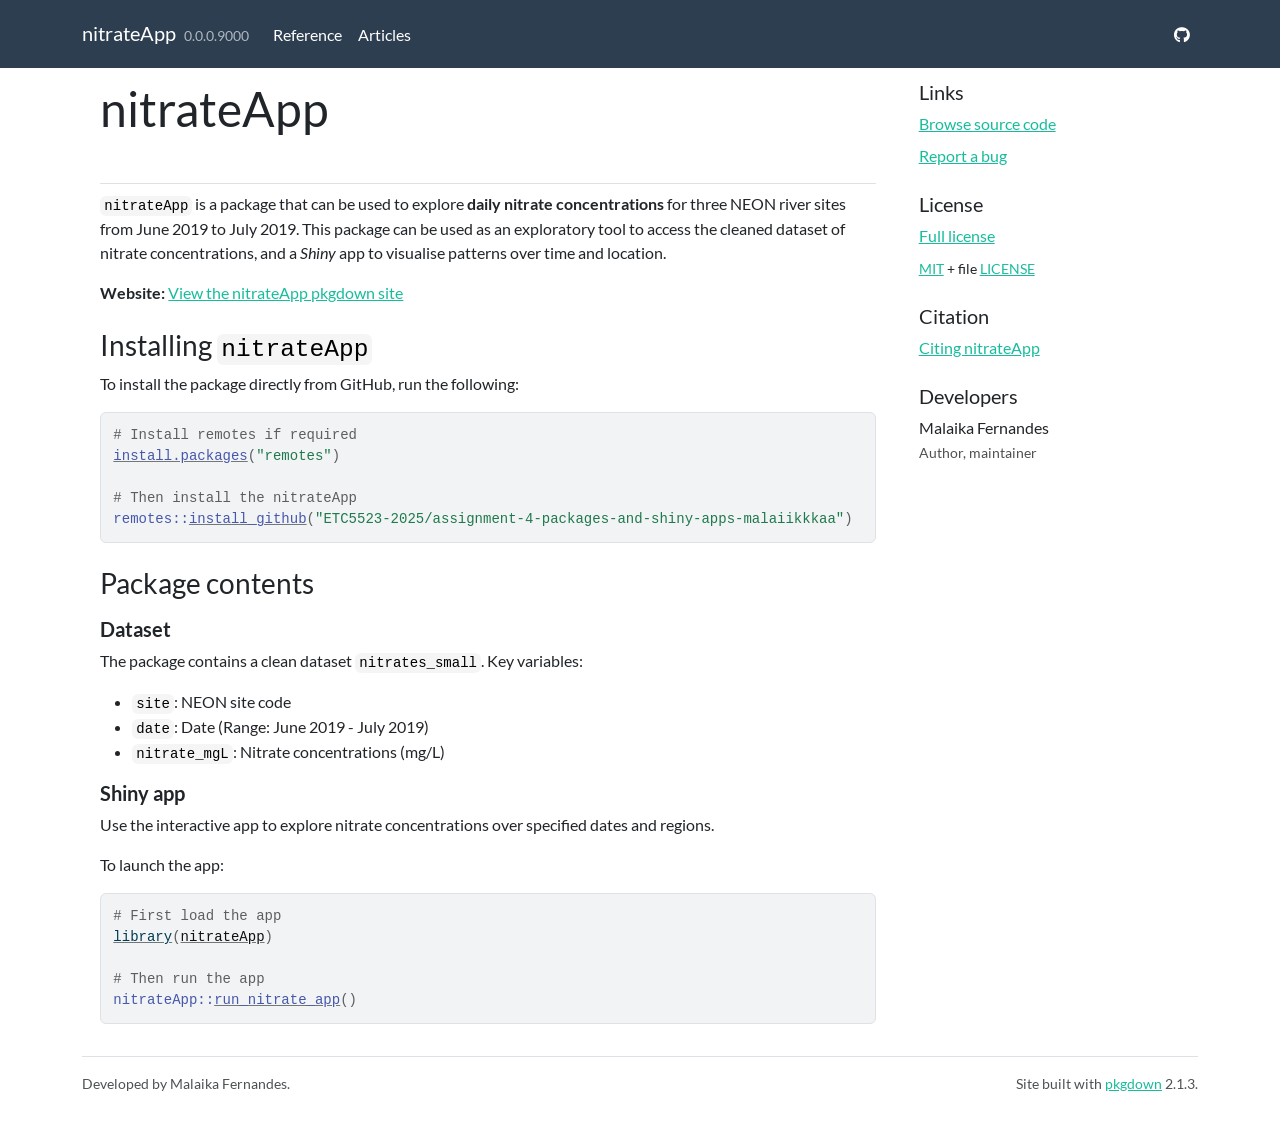
<file: docs/index.html>
<!DOCTYPE html>
<!-- Generated by pkgdown: do not edit by hand --><html lang="en">
<head>
<meta http-equiv="Content-Type" content="text/html; charset=UTF-8">
<meta charset="utf-8">
<meta http-equiv="X-UA-Compatible" content="IE=edge">
<meta name="viewport" content="width=device-width, initial-scale=1, shrink-to-fit=no">
<title>Explore Nitrate Concentrations for three NEON sites (June 2019 - July 2019) • nitrateApp</title>
<script src="deps/jquery-3.6.0/jquery-3.6.0.min.js"></script><meta name="viewport" content="width=device-width, initial-scale=1, shrink-to-fit=no">
<link href="deps/bootstrap-5.3.1/bootstrap.min.css" rel="stylesheet">
<script src="deps/bootstrap-5.3.1/bootstrap.bundle.min.js"></script><link href="deps/font-awesome-6.5.2/css/all.min.css" rel="stylesheet">
<link href="deps/font-awesome-6.5.2/css/v4-shims.min.css" rel="stylesheet">
<script src="deps/headroom-0.11.0/headroom.min.js"></script><script src="deps/headroom-0.11.0/jQuery.headroom.min.js"></script><script src="deps/bootstrap-toc-1.0.1/bootstrap-toc.min.js"></script><script src="deps/clipboard.js-2.0.11/clipboard.min.js"></script><script src="deps/search-1.0.0/autocomplete.jquery.min.js"></script><script src="deps/search-1.0.0/fuse.min.js"></script><script src="deps/search-1.0.0/mark.min.js"></script><!-- pkgdown --><script src="pkgdown.js"></script><meta property="og:title" content="Explore Nitrate Concentrations for three NEON sites (June 2019 - July 2019)">
<meta name="description" content="This pac Shiny app to explore daily nitrate concentrations for three NEON river sites between June and July 2019. Includes access to a cleaned example dataset and simple visualisations for temporal and site-based patterns.">
<meta property="og:description" content="This pac Shiny app to explore daily nitrate concentrations for three NEON river sites between June and July 2019. Includes access to a cleaned example dataset and simple visualisations for temporal and site-based patterns.">
</head>
<body>
    <a href="#main" class="visually-hidden-focusable">Skip to contents</a>


    <nav class="navbar navbar-expand-lg fixed-top bg-primary" data-bs-theme="dark" aria-label="Site navigation"><div class="container">

    <a class="navbar-brand me-2" href="index.html">nitrateApp</a>

    <small class="nav-text text-muted me-auto" data-bs-toggle="tooltip" data-bs-placement="bottom" title="">0.0.0.9000</small>


    <button class="navbar-toggler" type="button" data-bs-toggle="collapse" data-bs-target="#navbar" aria-controls="navbar" aria-expanded="false" aria-label="Toggle navigation">
      <span class="navbar-toggler-icon"></span>
    </button>

    <div id="navbar" class="collapse navbar-collapse ms-3">
      <ul class="navbar-nav me-auto">
<li class="nav-item"><a class="nav-link" href="reference/index.html">Reference</a></li>
<li class="nav-item"><a class="nav-link" href="articles/index.html">Articles</a></li>
      </ul>
<ul class="navbar-nav">
<li class="nav-item"><a class="nav-link" href="https://etc5523-2025.github.io/assignment-4-packages-and-shiny-apps-malaiikkkaa/"><span class="fa fab fa-github"></span></a></li>
      </ul>
</div>


  </div>
</nav><div class="container template-home">
<div class="row">
  <main id="main" class="col-md-9"><div class="section level1">
<div class="page-header"><h1 id="nitrateapp">nitrateApp<a class="anchor" aria-label="anchor" href="#nitrateapp"></a>
</h1></div>
<p><code>nitrateApp</code> is a package that can be used to explore <strong>daily nitrate concentrations</strong> for three NEON river sites from June 2019 to July 2019. This package can be used as an exploratory tool to access the cleaned dataset of nitrate concentrations, and a <em>Shiny</em> app to visualise patterns over time and location.</p>
<p><strong>Website:</strong> <a href="https://ETC5523-2025.github.io/assignment-4-packages-and-shiny-apps-malaiikkkaa/" class="external-link">View the nitrateApp pkgdown site</a></p>
<!-- badges: start -->
<!-- badges: end -->
<div class="section level2">
<h2 id="installing-nitrateapp">Installing <code>nitrateApp</code>
<a class="anchor" aria-label="anchor" href="#installing-nitrateapp"></a>
</h2>
<p>To install the package directly from GitHub, run the following:</p>
<div class="sourceCode" id="cb1"><pre class="downlit sourceCode r">
<code class="sourceCode R"><span><span class="co"># Install remotes if required</span></span>
<span><span class="fu"><a href="https://rdrr.io/r/utils/install.packages.html" class="external-link">install.packages</a></span><span class="op">(</span><span class="st">"remotes"</span><span class="op">)</span></span>
<span></span>
<span><span class="co"># Then install the nitrateApp</span></span>
<span><span class="fu">remotes</span><span class="fu">::</span><span class="fu"><a href="https://remotes.r-lib.org/reference/install_github.html" class="external-link">install_github</a></span><span class="op">(</span><span class="st">"ETC5523-2025/assignment-4-packages-and-shiny-apps-malaiikkkaa"</span><span class="op">)</span></span></code></pre></div>
</div>
<div class="section level2">
<h2 id="package-contents">Package contents<a class="anchor" aria-label="anchor" href="#package-contents"></a>
</h2>
<div class="section level3">
<h3 id="dataset">Dataset<a class="anchor" aria-label="anchor" href="#dataset"></a>
</h3>
<p>The package contains a clean dataset <code>nitrates_small</code>. Key variables:</p>
<ul>
<li>
<code>site</code>: NEON site code</li>
<li>
<code>date</code>: Date (Range: June 2019 - July 2019)</li>
<li>
<code>nitrate_mgL</code>: Nitrate concentrations (mg/L)</li>
</ul>
</div>
<div class="section level3">
<h3 id="shiny-app">Shiny app<a class="anchor" aria-label="anchor" href="#shiny-app"></a>
</h3>
<p>Use the interactive app to explore nitrate concentrations over specified dates and regions.</p>
<p>To launch the app:</p>
<div class="sourceCode" id="cb2"><pre class="downlit sourceCode r">
<code class="sourceCode R"><span><span class="co"># First load the app</span></span>
<span><span class="kw"><a href="https://rdrr.io/r/base/library.html" class="external-link">library</a></span><span class="op">(</span><span class="va"><a href="https://github.com/ETC5523-2025/assignment-4-packages-and-shiny-apps-malaiikkkaa" class="external-link">nitrateApp</a></span><span class="op">)</span></span>
<span></span>
<span><span class="co"># Then run the app</span></span>
<span><span class="fu">nitrateApp</span><span class="fu">::</span><span class="fu"><a href="reference/run_nitrate_app.html">run_nitrate_app</a></span><span class="op">(</span><span class="op">)</span></span></code></pre></div>
</div>
</div>
</div>
  </main><aside class="col-md-3"><div class="links">
<h2 data-toc-skip>Links</h2>
<ul class="list-unstyled">
<li><a href="https://github.com/ETC5523-2025/assignment-4-packages-and-shiny-apps-malaiikkkaa/" class="external-link">Browse source code</a></li>
<li><a href="https://github.com/ETC5523-2025/assignment-4-packages-and-shiny-apps-malaiikkkaa/issues" class="external-link">Report a bug</a></li>
</ul>
</div>

<div class="license">
<h2 data-toc-skip>License</h2>
<ul class="list-unstyled">
<li><a href="LICENSE.html">Full license</a></li>
<li><small><a href="https://opensource.org/licenses/mit-license.php" class="external-link">MIT</a> + file <a href="LICENSE-text.html">LICENSE</a></small></li>
</ul>
</div>


<div class="citation">
<h2 data-toc-skip>Citation</h2>
<ul class="list-unstyled">
<li><a href="authors.html#citation">Citing nitrateApp</a></li>
</ul>
</div>

<div class="developers">
<h2 data-toc-skip>Developers</h2>
<ul class="list-unstyled">
<li>Malaika Fernandes <br><small class="roles"> Author, maintainer </small>   </li>
</ul>
</div>



  </aside>
</div>


    <footer><div class="pkgdown-footer-left">
  <p>Developed by Malaika Fernandes.</p>
</div>

<div class="pkgdown-footer-right">
  <p>Site built with <a href="https://pkgdown.r-lib.org/" class="external-link">pkgdown</a> 2.1.3.</p>
</div>

    </footer>
</div>





  </body>
</html>
</file>
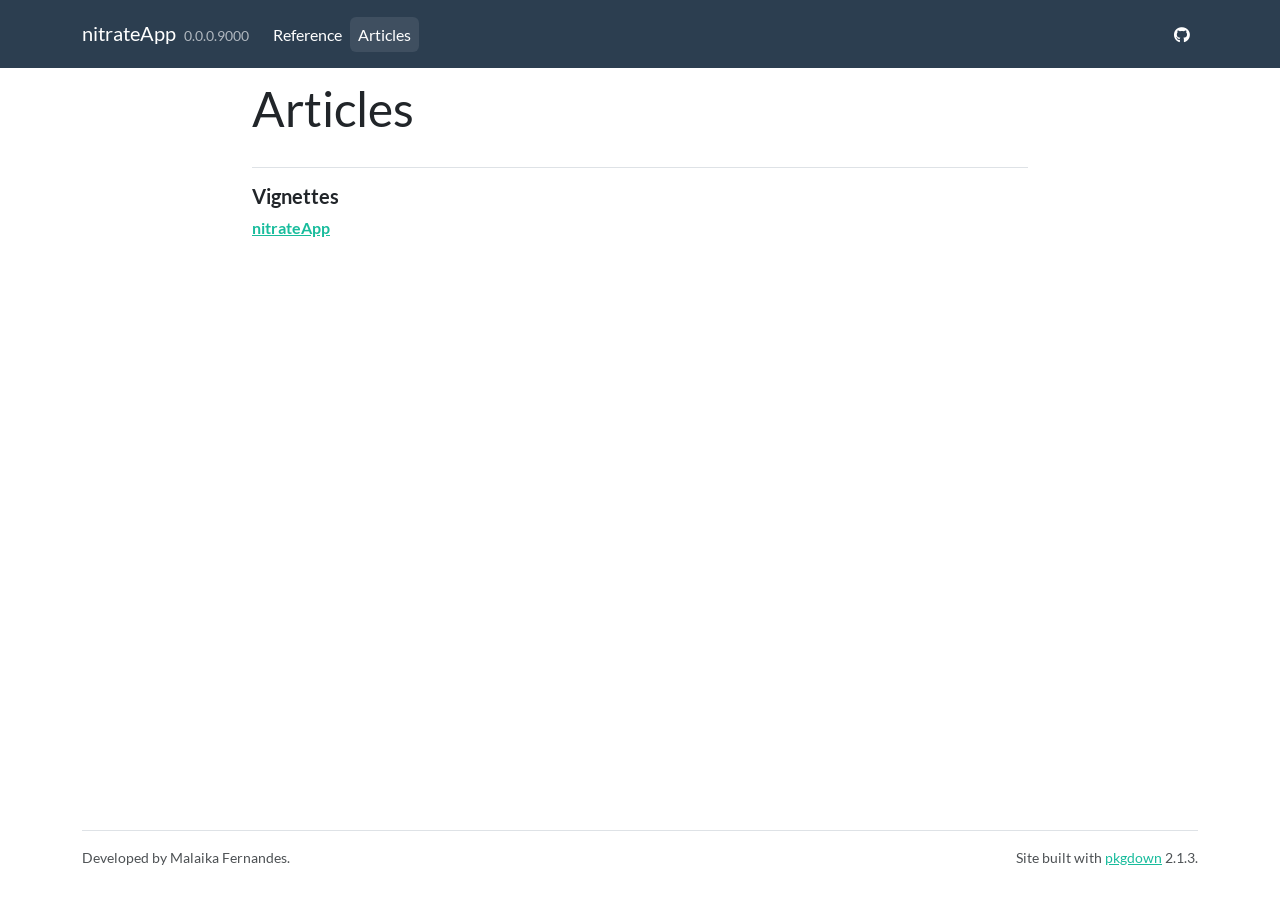
<file: docs/articles/index.html>
<!DOCTYPE html>
<!-- Generated by pkgdown: do not edit by hand --><html lang="en"><head><meta http-equiv="Content-Type" content="text/html; charset=UTF-8"><meta charset="utf-8"><meta http-equiv="X-UA-Compatible" content="IE=edge"><meta name="viewport" content="width=device-width, initial-scale=1, shrink-to-fit=no"><title>Articles • nitrateApp</title><script src="../deps/jquery-3.6.0/jquery-3.6.0.min.js"></script><meta name="viewport" content="width=device-width, initial-scale=1, shrink-to-fit=no"><link href="../deps/bootstrap-5.3.1/bootstrap.min.css" rel="stylesheet"><script src="../deps/bootstrap-5.3.1/bootstrap.bundle.min.js"></script><link href="../deps/font-awesome-6.5.2/css/all.min.css" rel="stylesheet"><link href="../deps/font-awesome-6.5.2/css/v4-shims.min.css" rel="stylesheet"><script src="../deps/headroom-0.11.0/headroom.min.js"></script><script src="../deps/headroom-0.11.0/jQuery.headroom.min.js"></script><script src="../deps/bootstrap-toc-1.0.1/bootstrap-toc.min.js"></script><script src="../deps/clipboard.js-2.0.11/clipboard.min.js"></script><script src="../deps/search-1.0.0/autocomplete.jquery.min.js"></script><script src="../deps/search-1.0.0/fuse.min.js"></script><script src="../deps/search-1.0.0/mark.min.js"></script><!-- pkgdown --><script src="../pkgdown.js"></script><meta property="og:title" content="Articles"></head><body>
    <a href="#main" class="visually-hidden-focusable">Skip to contents</a>


    <nav class="navbar navbar-expand-lg fixed-top bg-primary" data-bs-theme="dark" aria-label="Site navigation"><div class="container">

    <a class="navbar-brand me-2" href="../index.html">nitrateApp</a>

    <small class="nav-text text-muted me-auto" data-bs-toggle="tooltip" data-bs-placement="bottom" title="">0.0.0.9000</small>


    <button class="navbar-toggler" type="button" data-bs-toggle="collapse" data-bs-target="#navbar" aria-controls="navbar" aria-expanded="false" aria-label="Toggle navigation">
      <span class="navbar-toggler-icon"></span>
    </button>

    <div id="navbar" class="collapse navbar-collapse ms-3">
      <ul class="navbar-nav me-auto"><li class="nav-item"><a class="nav-link" href="../reference/index.html">Reference</a></li>
<li class="active nav-item"><a class="nav-link" href="../articles/index.html">Articles</a></li>
      </ul><ul class="navbar-nav"><li class="nav-item"><a class="nav-link" href="https://etc5523-2025.github.io/assignment-4-packages-and-shiny-apps-malaiikkkaa/"><span class="fa fab fa-github"></span></a></li>
      </ul></div>


  </div>
</nav><div class="container template-article-index">
<div class="row">
  <main id="main" class="col-md-9"><div class="page-header">

      <h1>Articles</h1>
    </div>

    <div class="section ">
      <h3>Vignettes</h3>
      <div class="section-desc"></div>

      <dl><dt><a href="nitrateApp.html">nitrateApp</a></dt>
        <dd>
      </dd></dl></div>
  </main></div>


    <footer><div class="pkgdown-footer-left">
  <p>Developed by Malaika Fernandes.</p>
</div>

<div class="pkgdown-footer-right">
  <p>Site built with <a href="https://pkgdown.r-lib.org/" class="external-link">pkgdown</a> 2.1.3.</p>
</div>

    </footer></div>





  </body></html>
</file>
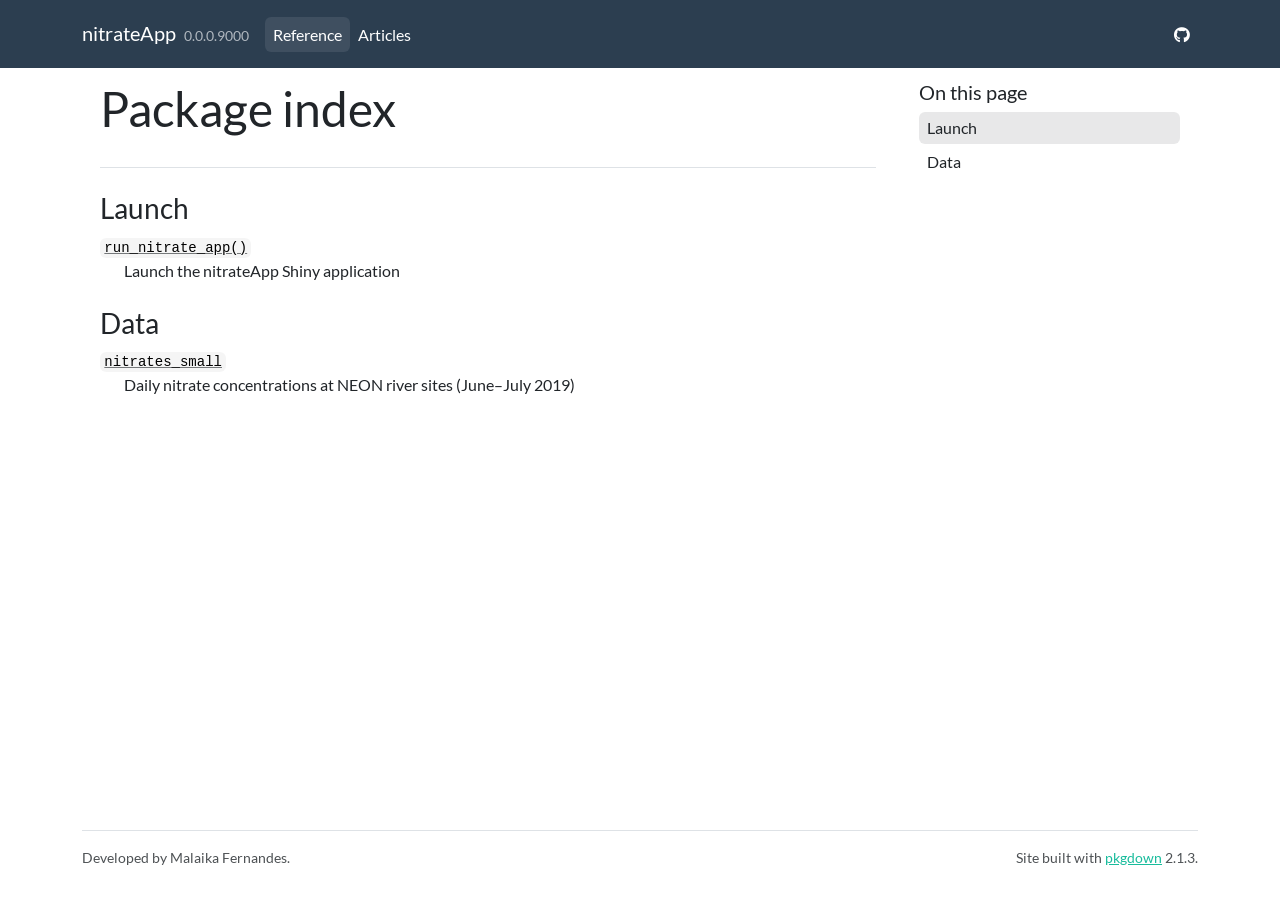
<file: docs/reference/index.html>
<!DOCTYPE html>
<!-- Generated by pkgdown: do not edit by hand --><html lang="en"><head><meta http-equiv="Content-Type" content="text/html; charset=UTF-8"><meta charset="utf-8"><meta http-equiv="X-UA-Compatible" content="IE=edge"><meta name="viewport" content="width=device-width, initial-scale=1, shrink-to-fit=no"><title>Package index • nitrateApp</title><script src="../deps/jquery-3.6.0/jquery-3.6.0.min.js"></script><meta name="viewport" content="width=device-width, initial-scale=1, shrink-to-fit=no"><link href="../deps/bootstrap-5.3.1/bootstrap.min.css" rel="stylesheet"><script src="../deps/bootstrap-5.3.1/bootstrap.bundle.min.js"></script><link href="../deps/font-awesome-6.5.2/css/all.min.css" rel="stylesheet"><link href="../deps/font-awesome-6.5.2/css/v4-shims.min.css" rel="stylesheet"><script src="../deps/headroom-0.11.0/headroom.min.js"></script><script src="../deps/headroom-0.11.0/jQuery.headroom.min.js"></script><script src="../deps/bootstrap-toc-1.0.1/bootstrap-toc.min.js"></script><script src="../deps/clipboard.js-2.0.11/clipboard.min.js"></script><script src="../deps/search-1.0.0/autocomplete.jquery.min.js"></script><script src="../deps/search-1.0.0/fuse.min.js"></script><script src="../deps/search-1.0.0/mark.min.js"></script><!-- pkgdown --><script src="../pkgdown.js"></script><meta property="og:title" content="Package index"></head><body>
    <a href="#main" class="visually-hidden-focusable">Skip to contents</a>


    <nav class="navbar navbar-expand-lg fixed-top bg-primary" data-bs-theme="dark" aria-label="Site navigation"><div class="container">

    <a class="navbar-brand me-2" href="../index.html">nitrateApp</a>

    <small class="nav-text text-muted me-auto" data-bs-toggle="tooltip" data-bs-placement="bottom" title="">0.0.0.9000</small>


    <button class="navbar-toggler" type="button" data-bs-toggle="collapse" data-bs-target="#navbar" aria-controls="navbar" aria-expanded="false" aria-label="Toggle navigation">
      <span class="navbar-toggler-icon"></span>
    </button>

    <div id="navbar" class="collapse navbar-collapse ms-3">
      <ul class="navbar-nav me-auto"><li class="active nav-item"><a class="nav-link" href="../reference/index.html">Reference</a></li>
<li class="nav-item"><a class="nav-link" href="../articles/index.html">Articles</a></li>
      </ul><ul class="navbar-nav"><li class="nav-item"><a class="nav-link" href="https://etc5523-2025.github.io/assignment-4-packages-and-shiny-apps-malaiikkkaa/"><span class="fa fab fa-github"></span></a></li>
      </ul></div>


  </div>
</nav><div class="container template-reference-index">
<div class="row">
  <main id="main" class="col-md-9"><div class="page-header">

      <h1>Package index</h1>
    </div>

    <div class="section level2">
      <h2 id="launch">Launch<a class="anchor" aria-label="anchor" href="#launch"></a></h2>




    </div><div class="section level2">




      <dl><dt>

          <code><a href="run_nitrate_app.html">run_nitrate_app()</a></code>

        </dt>
        <dd>Launch the nitrateApp Shiny application</dd>
      </dl></div><div class="section level2">
      <h2 id="data">Data<a class="anchor" aria-label="anchor" href="#data"></a></h2>




    </div><div class="section level2">




      <dl><dt>

          <code><a href="nitrates_small.html">nitrates_small</a></code>

        </dt>
        <dd>Daily nitrate concentrations at NEON river sites (June–July 2019)</dd>
      </dl></div>
  </main><aside class="col-md-3"><nav id="toc" aria-label="Table of contents"><h2>On this page</h2>
    </nav></aside></div>


    <footer><div class="pkgdown-footer-left">
  <p>Developed by Malaika Fernandes.</p>
</div>

<div class="pkgdown-footer-right">
  <p>Site built with <a href="https://pkgdown.r-lib.org/" class="external-link">pkgdown</a> 2.1.3.</p>
</div>

    </footer></div>





  </body></html>
</file>
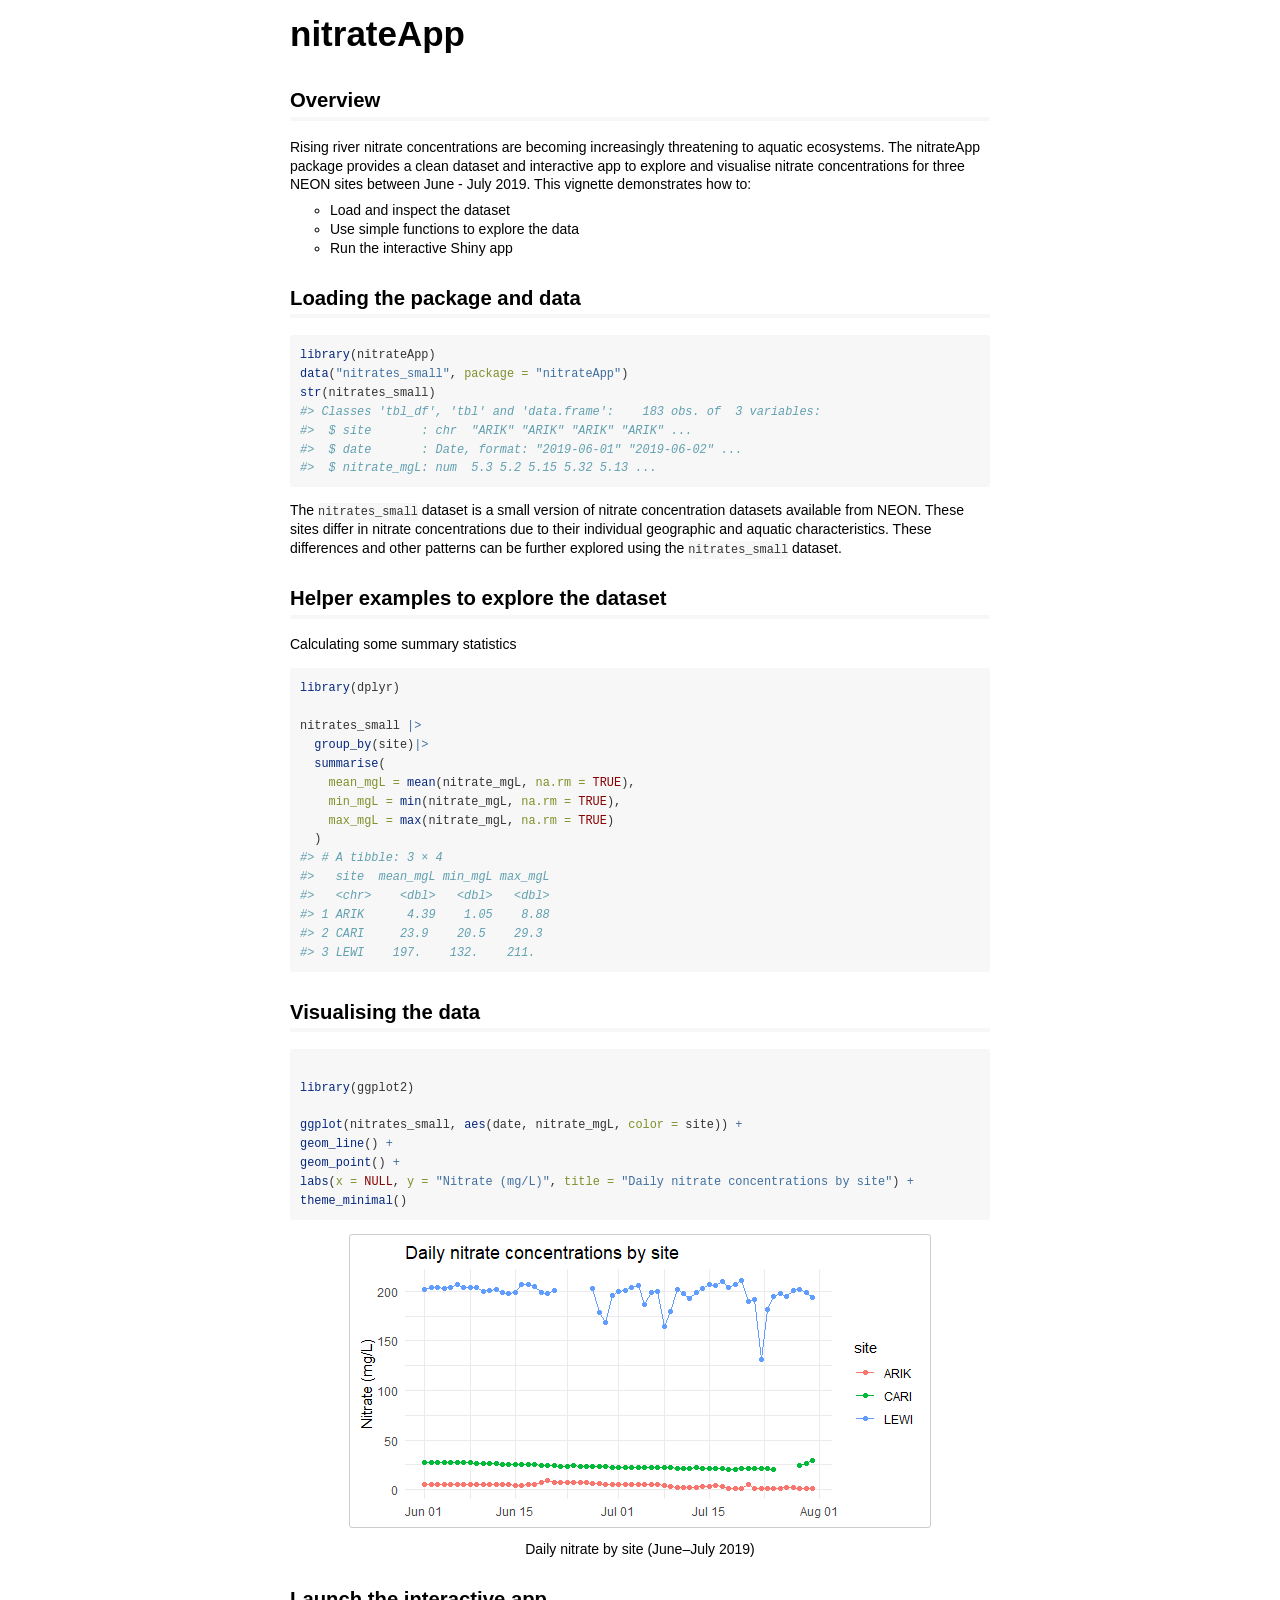
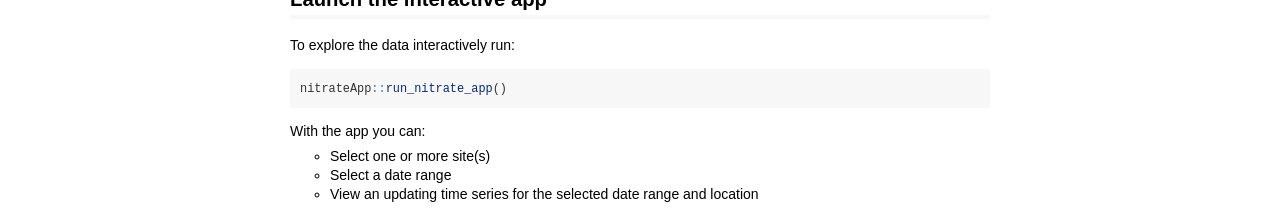
<file: doc/nitrateApp.html>
<!DOCTYPE html>

<html>

<head>

<meta charset="utf-8" />
<meta name="generator" content="pandoc" />
<meta http-equiv="X-UA-Compatible" content="IE=EDGE" />

<meta name="viewport" content="width=device-width, initial-scale=1" />



<title>nitrateApp</title>

<script>// Pandoc 2.9 adds attributes on both header and div. We remove the former (to
// be compatible with the behavior of Pandoc < 2.8).
document.addEventListener('DOMContentLoaded', function(e) {
  var hs = document.querySelectorAll("div.section[class*='level'] > :first-child");
  var i, h, a;
  for (i = 0; i < hs.length; i++) {
    h = hs[i];
    if (!/^h[1-6]$/i.test(h.tagName)) continue;  // it should be a header h1-h6
    a = h.attributes;
    while (a.length > 0) h.removeAttribute(a[0].name);
  }
});
</script>

<style type="text/css">
code{white-space: pre-wrap;}
span.smallcaps{font-variant: small-caps;}
span.underline{text-decoration: underline;}
div.column{display: inline-block; vertical-align: top; width: 50%;}
div.hanging-indent{margin-left: 1.5em; text-indent: -1.5em;}
ul.task-list{list-style: none;}
</style>



<style type="text/css">
code {
white-space: pre;
}
.sourceCode {
overflow: visible;
}
</style>
<style type="text/css" data-origin="pandoc">
pre > code.sourceCode { white-space: pre; position: relative; }
pre > code.sourceCode > span { display: inline-block; line-height: 1.25; }
pre > code.sourceCode > span:empty { height: 1.2em; }
.sourceCode { overflow: visible; }
code.sourceCode > span { color: inherit; text-decoration: inherit; }
div.sourceCode { margin: 1em 0; }
pre.sourceCode { margin: 0; }
@media screen {
div.sourceCode { overflow: auto; }
}
@media print {
pre > code.sourceCode { white-space: pre-wrap; }
pre > code.sourceCode > span { text-indent: -5em; padding-left: 5em; }
}
pre.numberSource code
{ counter-reset: source-line 0; }
pre.numberSource code > span
{ position: relative; left: -4em; counter-increment: source-line; }
pre.numberSource code > span > a:first-child::before
{ content: counter(source-line);
position: relative; left: -1em; text-align: right; vertical-align: baseline;
border: none; display: inline-block;
-webkit-touch-callout: none; -webkit-user-select: none;
-khtml-user-select: none; -moz-user-select: none;
-ms-user-select: none; user-select: none;
padding: 0 4px; width: 4em;
color: #aaaaaa;
}
pre.numberSource { margin-left: 3em; border-left: 1px solid #aaaaaa; padding-left: 4px; }
div.sourceCode
{ }
@media screen {
pre > code.sourceCode > span > a:first-child::before { text-decoration: underline; }
}
code span.al { color: #ff0000; font-weight: bold; } 
code span.an { color: #60a0b0; font-weight: bold; font-style: italic; } 
code span.at { color: #7d9029; } 
code span.bn { color: #40a070; } 
code span.bu { color: #008000; } 
code span.cf { color: #007020; font-weight: bold; } 
code span.ch { color: #4070a0; } 
code span.cn { color: #880000; } 
code span.co { color: #60a0b0; font-style: italic; } 
code span.cv { color: #60a0b0; font-weight: bold; font-style: italic; } 
code span.do { color: #ba2121; font-style: italic; } 
code span.dt { color: #902000; } 
code span.dv { color: #40a070; } 
code span.er { color: #ff0000; font-weight: bold; } 
code span.ex { } 
code span.fl { color: #40a070; } 
code span.fu { color: #06287e; } 
code span.im { color: #008000; font-weight: bold; } 
code span.in { color: #60a0b0; font-weight: bold; font-style: italic; } 
code span.kw { color: #007020; font-weight: bold; } 
code span.op { color: #666666; } 
code span.ot { color: #007020; } 
code span.pp { color: #bc7a00; } 
code span.sc { color: #4070a0; } 
code span.ss { color: #bb6688; } 
code span.st { color: #4070a0; } 
code span.va { color: #19177c; } 
code span.vs { color: #4070a0; } 
code span.wa { color: #60a0b0; font-weight: bold; font-style: italic; } 
</style>
<script>
// apply pandoc div.sourceCode style to pre.sourceCode instead
(function() {
  var sheets = document.styleSheets;
  for (var i = 0; i < sheets.length; i++) {
    if (sheets[i].ownerNode.dataset["origin"] !== "pandoc") continue;
    try { var rules = sheets[i].cssRules; } catch (e) { continue; }
    var j = 0;
    while (j < rules.length) {
      var rule = rules[j];
      // check if there is a div.sourceCode rule
      if (rule.type !== rule.STYLE_RULE || rule.selectorText !== "div.sourceCode") {
        j++;
        continue;
      }
      var style = rule.style.cssText;
      // check if color or background-color is set
      if (rule.style.color === '' && rule.style.backgroundColor === '') {
        j++;
        continue;
      }
      // replace div.sourceCode by a pre.sourceCode rule
      sheets[i].deleteRule(j);
      sheets[i].insertRule('pre.sourceCode{' + style + '}', j);
    }
  }
})();
</script>




<style type="text/css">body {
background-color: #fff;
margin: 1em auto;
max-width: 700px;
overflow: visible;
padding-left: 2em;
padding-right: 2em;
font-family: "Open Sans", "Helvetica Neue", Helvetica, Arial, sans-serif;
font-size: 14px;
line-height: 1.35;
}
#TOC {
clear: both;
margin: 0 0 10px 10px;
padding: 4px;
width: 400px;
border: 1px solid #CCCCCC;
border-radius: 5px;
background-color: #f6f6f6;
font-size: 13px;
line-height: 1.3;
}
#TOC .toctitle {
font-weight: bold;
font-size: 15px;
margin-left: 5px;
}
#TOC ul {
padding-left: 40px;
margin-left: -1.5em;
margin-top: 5px;
margin-bottom: 5px;
}
#TOC ul ul {
margin-left: -2em;
}
#TOC li {
line-height: 16px;
}
table {
margin: 1em auto;
border-width: 1px;
border-color: #DDDDDD;
border-style: outset;
border-collapse: collapse;
}
table th {
border-width: 2px;
padding: 5px;
border-style: inset;
}
table td {
border-width: 1px;
border-style: inset;
line-height: 18px;
padding: 5px 5px;
}
table, table th, table td {
border-left-style: none;
border-right-style: none;
}
table thead, table tr.even {
background-color: #f7f7f7;
}
p {
margin: 0.5em 0;
}
blockquote {
background-color: #f6f6f6;
padding: 0.25em 0.75em;
}
hr {
border-style: solid;
border: none;
border-top: 1px solid #777;
margin: 28px 0;
}
dl {
margin-left: 0;
}
dl dd {
margin-bottom: 13px;
margin-left: 13px;
}
dl dt {
font-weight: bold;
}
ul {
margin-top: 0;
}
ul li {
list-style: circle outside;
}
ul ul {
margin-bottom: 0;
}
pre, code {
background-color: #f7f7f7;
border-radius: 3px;
color: #333;
white-space: pre-wrap; 
}
pre {
border-radius: 3px;
margin: 5px 0px 10px 0px;
padding: 10px;
}
pre:not([class]) {
background-color: #f7f7f7;
}
code {
font-family: Consolas, Monaco, 'Courier New', monospace;
font-size: 85%;
}
p > code, li > code {
padding: 2px 0px;
}
div.figure {
text-align: center;
}
img {
background-color: #FFFFFF;
padding: 2px;
border: 1px solid #DDDDDD;
border-radius: 3px;
border: 1px solid #CCCCCC;
margin: 0 5px;
}
h1 {
margin-top: 0;
font-size: 35px;
line-height: 40px;
}
h2 {
border-bottom: 4px solid #f7f7f7;
padding-top: 10px;
padding-bottom: 2px;
font-size: 145%;
}
h3 {
border-bottom: 2px solid #f7f7f7;
padding-top: 10px;
font-size: 120%;
}
h4 {
border-bottom: 1px solid #f7f7f7;
margin-left: 8px;
font-size: 105%;
}
h5, h6 {
border-bottom: 1px solid #ccc;
font-size: 105%;
}
a {
color: #0033dd;
text-decoration: none;
}
a:hover {
color: #6666ff; }
a:visited {
color: #800080; }
a:visited:hover {
color: #BB00BB; }
a[href^="http:"] {
text-decoration: underline; }
a[href^="https:"] {
text-decoration: underline; }

code > span.kw { color: #555; font-weight: bold; } 
code > span.dt { color: #902000; } 
code > span.dv { color: #40a070; } 
code > span.bn { color: #d14; } 
code > span.fl { color: #d14; } 
code > span.ch { color: #d14; } 
code > span.st { color: #d14; } 
code > span.co { color: #888888; font-style: italic; } 
code > span.ot { color: #007020; } 
code > span.al { color: #ff0000; font-weight: bold; } 
code > span.fu { color: #900; font-weight: bold; } 
code > span.er { color: #a61717; background-color: #e3d2d2; } 
</style>




</head>

<body>




<h1 class="title toc-ignore">nitrateApp</h1>



<div id="overview" class="section level2">
<h2>Overview</h2>
<p>Rising river nitrate concentrations are becoming increasingly
threatening to aquatic ecosystems. The nitrateApp package provides a
clean dataset and interactive app to explore and visualise nitrate
concentrations for three NEON sites between June - July 2019. This
vignette demonstrates how to:</p>
<ul>
<li>Load and inspect the dataset</li>
<li>Use simple functions to explore the data</li>
<li>Run the interactive Shiny app</li>
</ul>
</div>
<div id="loading-the-package-and-data" class="section level2">
<h2>Loading the package and data</h2>
<div class="sourceCode" id="cb1"><pre class="sourceCode r"><code class="sourceCode r"><span id="cb1-1"><a href="#cb1-1" tabindex="-1"></a><span class="fu">library</span>(nitrateApp)</span>
<span id="cb1-2"><a href="#cb1-2" tabindex="-1"></a><span class="fu">data</span>(<span class="st">&quot;nitrates_small&quot;</span>, <span class="at">package =</span> <span class="st">&quot;nitrateApp&quot;</span>)</span>
<span id="cb1-3"><a href="#cb1-3" tabindex="-1"></a><span class="fu">str</span>(nitrates_small)</span>
<span id="cb1-4"><a href="#cb1-4" tabindex="-1"></a><span class="co">#&gt; Classes &#39;tbl_df&#39;, &#39;tbl&#39; and &#39;data.frame&#39;:    183 obs. of  3 variables:</span></span>
<span id="cb1-5"><a href="#cb1-5" tabindex="-1"></a><span class="co">#&gt;  $ site       : chr  &quot;ARIK&quot; &quot;ARIK&quot; &quot;ARIK&quot; &quot;ARIK&quot; ...</span></span>
<span id="cb1-6"><a href="#cb1-6" tabindex="-1"></a><span class="co">#&gt;  $ date       : Date, format: &quot;2019-06-01&quot; &quot;2019-06-02&quot; ...</span></span>
<span id="cb1-7"><a href="#cb1-7" tabindex="-1"></a><span class="co">#&gt;  $ nitrate_mgL: num  5.3 5.2 5.15 5.32 5.13 ...</span></span></code></pre></div>
<p>The <code>nitrates_small</code> dataset is a small version of nitrate
concentration datasets available from NEON. These sites differ in
nitrate concentrations due to their individual geographic and aquatic
characteristics. These differences and other patterns can be further
explored using the <code>nitrates_small</code> dataset.</p>
</div>
<div id="helper-examples-to-explore-the-dataset" class="section level2">
<h2>Helper examples to explore the dataset</h2>
<p>Calculating some summary statistics</p>
<div class="sourceCode" id="cb2"><pre class="sourceCode r"><code class="sourceCode r"><span id="cb2-1"><a href="#cb2-1" tabindex="-1"></a><span class="fu">library</span>(dplyr)</span>
<span id="cb2-2"><a href="#cb2-2" tabindex="-1"></a></span>
<span id="cb2-3"><a href="#cb2-3" tabindex="-1"></a>nitrates_small <span class="sc">|&gt;</span></span>
<span id="cb2-4"><a href="#cb2-4" tabindex="-1"></a>  <span class="fu">group_by</span>(site)<span class="sc">|&gt;</span></span>
<span id="cb2-5"><a href="#cb2-5" tabindex="-1"></a>  <span class="fu">summarise</span>(</span>
<span id="cb2-6"><a href="#cb2-6" tabindex="-1"></a>    <span class="at">mean_mgL =</span> <span class="fu">mean</span>(nitrate_mgL, <span class="at">na.rm =</span> <span class="cn">TRUE</span>),</span>
<span id="cb2-7"><a href="#cb2-7" tabindex="-1"></a>    <span class="at">min_mgL =</span> <span class="fu">min</span>(nitrate_mgL, <span class="at">na.rm =</span> <span class="cn">TRUE</span>),</span>
<span id="cb2-8"><a href="#cb2-8" tabindex="-1"></a>    <span class="at">max_mgL =</span> <span class="fu">max</span>(nitrate_mgL, <span class="at">na.rm =</span> <span class="cn">TRUE</span>)</span>
<span id="cb2-9"><a href="#cb2-9" tabindex="-1"></a>  )</span>
<span id="cb2-10"><a href="#cb2-10" tabindex="-1"></a><span class="co">#&gt; # A tibble: 3 × 4</span></span>
<span id="cb2-11"><a href="#cb2-11" tabindex="-1"></a><span class="co">#&gt;   site  mean_mgL min_mgL max_mgL</span></span>
<span id="cb2-12"><a href="#cb2-12" tabindex="-1"></a><span class="co">#&gt;   &lt;chr&gt;    &lt;dbl&gt;   &lt;dbl&gt;   &lt;dbl&gt;</span></span>
<span id="cb2-13"><a href="#cb2-13" tabindex="-1"></a><span class="co">#&gt; 1 ARIK      4.39    1.05    8.88</span></span>
<span id="cb2-14"><a href="#cb2-14" tabindex="-1"></a><span class="co">#&gt; 2 CARI     23.9    20.5    29.3 </span></span>
<span id="cb2-15"><a href="#cb2-15" tabindex="-1"></a><span class="co">#&gt; 3 LEWI    197.    132.    211.</span></span></code></pre></div>
</div>
<div id="visualising-the-data" class="section level2">
<h2>Visualising the data</h2>
<div class="sourceCode" id="cb3"><pre class="sourceCode r"><code class="sourceCode r"><span id="cb3-1"><a href="#cb3-1" tabindex="-1"></a></span>
<span id="cb3-2"><a href="#cb3-2" tabindex="-1"></a><span class="fu">library</span>(ggplot2)</span>
<span id="cb3-3"><a href="#cb3-3" tabindex="-1"></a></span>
<span id="cb3-4"><a href="#cb3-4" tabindex="-1"></a><span class="fu">ggplot</span>(nitrates_small, <span class="fu">aes</span>(date, nitrate_mgL, <span class="at">color =</span> site)) <span class="sc">+</span></span>
<span id="cb3-5"><a href="#cb3-5" tabindex="-1"></a><span class="fu">geom_line</span>() <span class="sc">+</span></span>
<span id="cb3-6"><a href="#cb3-6" tabindex="-1"></a><span class="fu">geom_point</span>() <span class="sc">+</span></span>
<span id="cb3-7"><a href="#cb3-7" tabindex="-1"></a><span class="fu">labs</span>(<span class="at">x =</span> <span class="cn">NULL</span>, <span class="at">y =</span> <span class="st">&quot;Nitrate (mg/L)&quot;</span>, <span class="at">title =</span> <span class="st">&quot;Daily nitrate concentrations by site&quot;</span>) <span class="sc">+</span></span>
<span id="cb3-8"><a href="#cb3-8" tabindex="-1"></a><span class="fu">theme_minimal</span>()</span></code></pre></div>
<div class="figure">
<img src="[data-uri]" alt="Line chart showing daily nitrate concentrations for ARIK, CARI, LEWI over June–July 2019." />
<p class="caption">
Daily nitrate by site (June–July 2019)
</p>
</div>
</div>
<div id="launch-the-interactive-app" class="section level2">
<h2>Launch the interactive app</h2>
<p>To explore the data interactively run:</p>
<div class="sourceCode" id="cb4"><pre class="sourceCode r"><code class="sourceCode r"><span id="cb4-1"><a href="#cb4-1" tabindex="-1"></a>nitrateApp<span class="sc">::</span><span class="fu">run_nitrate_app</span>()</span></code></pre></div>
<p>With the app you can:</p>
<ul>
<li>Select one or more site(s)</li>
<li>Select a date range</li>
<li>View an updating time series for the selected date range and
location</li>
</ul>
</div>



<!-- code folding -->


<!-- dynamically load mathjax for compatibility with self-contained -->
<script>
  (function () {
    var script = document.createElement("script");
    script.type = "text/javascript";
    script.src  = "https://mathjax.rstudio.com/latest/MathJax.js?config=TeX-AMS-MML_HTMLorMML";
    document.getElementsByTagName("head")[0].appendChild(script);
  })();
</script>

</body>
</html>
</file>
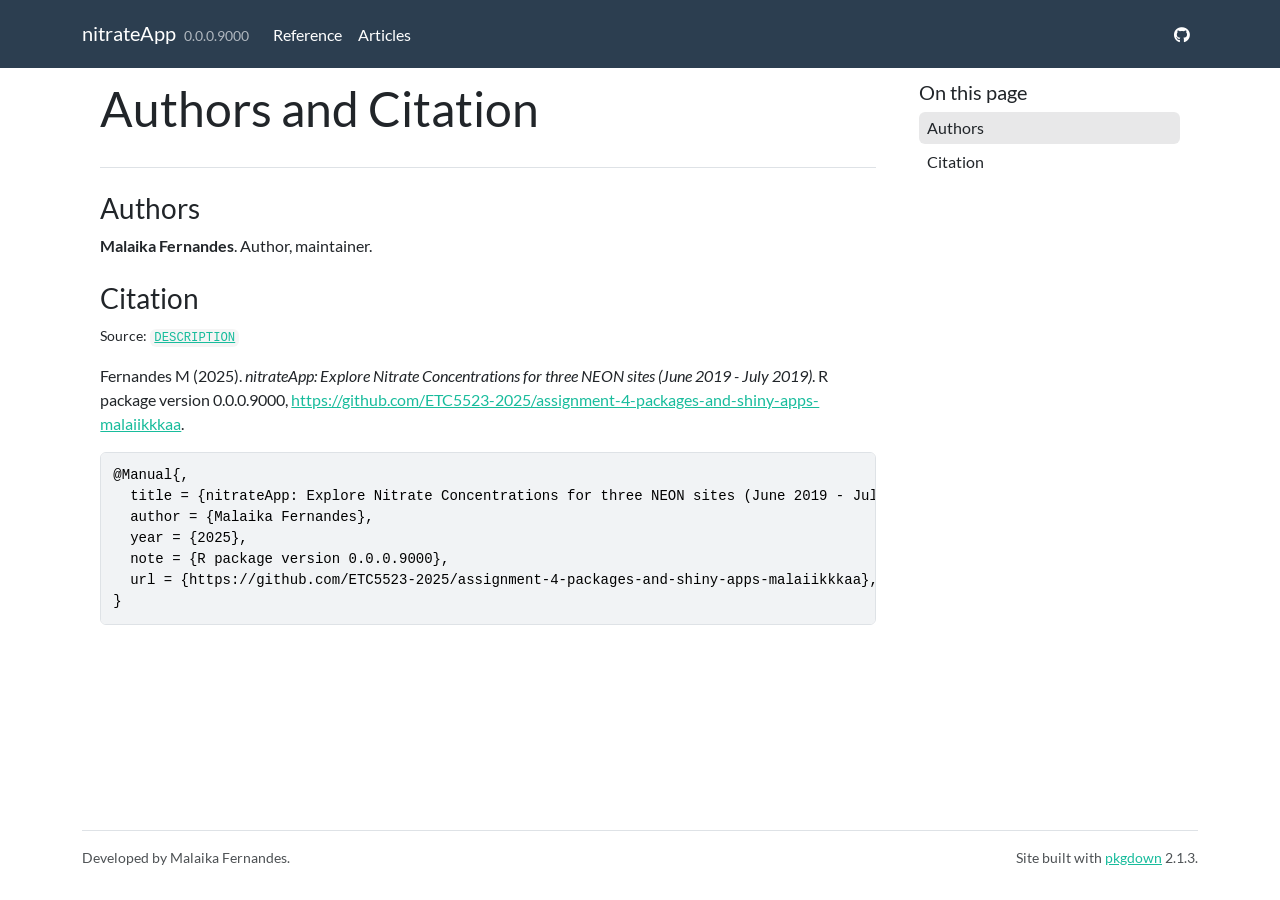
<file: docs/authors.html>
<!DOCTYPE html>
<!-- Generated by pkgdown: do not edit by hand --><html lang="en"><head><meta http-equiv="Content-Type" content="text/html; charset=UTF-8"><meta charset="utf-8"><meta http-equiv="X-UA-Compatible" content="IE=edge"><meta name="viewport" content="width=device-width, initial-scale=1, shrink-to-fit=no"><title>Authors and Citation • nitrateApp</title><script src="deps/jquery-3.6.0/jquery-3.6.0.min.js"></script><meta name="viewport" content="width=device-width, initial-scale=1, shrink-to-fit=no"><link href="deps/bootstrap-5.3.1/bootstrap.min.css" rel="stylesheet"><script src="deps/bootstrap-5.3.1/bootstrap.bundle.min.js"></script><link href="deps/font-awesome-6.5.2/css/all.min.css" rel="stylesheet"><link href="deps/font-awesome-6.5.2/css/v4-shims.min.css" rel="stylesheet"><script src="deps/headroom-0.11.0/headroom.min.js"></script><script src="deps/headroom-0.11.0/jQuery.headroom.min.js"></script><script src="deps/bootstrap-toc-1.0.1/bootstrap-toc.min.js"></script><script src="deps/clipboard.js-2.0.11/clipboard.min.js"></script><script src="deps/search-1.0.0/autocomplete.jquery.min.js"></script><script src="deps/search-1.0.0/fuse.min.js"></script><script src="deps/search-1.0.0/mark.min.js"></script><!-- pkgdown --><script src="pkgdown.js"></script><meta property="og:title" content="Authors and Citation"></head><body>
    <a href="#main" class="visually-hidden-focusable">Skip to contents</a>


    <nav class="navbar navbar-expand-lg fixed-top bg-primary" data-bs-theme="dark" aria-label="Site navigation"><div class="container">

    <a class="navbar-brand me-2" href="index.html">nitrateApp</a>

    <small class="nav-text text-muted me-auto" data-bs-toggle="tooltip" data-bs-placement="bottom" title="">0.0.0.9000</small>


    <button class="navbar-toggler" type="button" data-bs-toggle="collapse" data-bs-target="#navbar" aria-controls="navbar" aria-expanded="false" aria-label="Toggle navigation">
      <span class="navbar-toggler-icon"></span>
    </button>

    <div id="navbar" class="collapse navbar-collapse ms-3">
      <ul class="navbar-nav me-auto"><li class="nav-item"><a class="nav-link" href="reference/index.html">Reference</a></li>
<li class="nav-item"><a class="nav-link" href="articles/index.html">Articles</a></li>
      </ul><ul class="navbar-nav"><li class="nav-item"><a class="nav-link" href="https://etc5523-2025.github.io/assignment-4-packages-and-shiny-apps-malaiikkkaa/"><span class="fa fab fa-github"></span></a></li>
      </ul></div>


  </div>
</nav><div class="container template-citation-authors">
<div class="row">
  <main id="main" class="col-md-9"><div class="page-header">

      <h1>Authors and Citation</h1>
    </div>

    <div class="section level2">
      <h2>Authors</h2>

      <ul class="list-unstyled"><li>
          <p><strong>Malaika Fernandes</strong>. Author, maintainer.
          </p>
        </li>
      </ul></div>

    <div class="section level2">
      <h2 id="citation">Citation</h2>
      <p><small class="dont-index">Source: <a href="https://github.com/ETC5523-2025/assignment-4-packages-and-shiny-apps-malaiikkkaa/blob/HEAD/DESCRIPTION" class="external-link"><code>DESCRIPTION</code></a></small></p>

      <p>Fernandes M (2025).
<em>nitrateApp: Explore Nitrate Concentrations for three NEON sites (June 2019 - July 2019)</em>.
R package version 0.0.0.9000, <a href="https://github.com/ETC5523-2025/assignment-4-packages-and-shiny-apps-malaiikkkaa" class="external-link">https://github.com/ETC5523-2025/assignment-4-packages-and-shiny-apps-malaiikkkaa</a>.
</p>
      <pre>@Manual{,
  title = {nitrateApp: Explore Nitrate Concentrations for three NEON sites (June 2019 - July 2019)},
  author = {Malaika Fernandes},
  year = {2025},
  note = {R package version 0.0.0.9000},
  url = {https://github.com/ETC5523-2025/assignment-4-packages-and-shiny-apps-malaiikkkaa},
}</pre>
    </div>

  </main><aside class="col-md-3"><nav id="toc" aria-label="Table of contents"><h2>On this page</h2>
    </nav></aside></div>


    <footer><div class="pkgdown-footer-left">
  <p>Developed by Malaika Fernandes.</p>
</div>

<div class="pkgdown-footer-right">
  <p>Site built with <a href="https://pkgdown.r-lib.org/" class="external-link">pkgdown</a> 2.1.3.</p>
</div>

    </footer></div>





  </body></html>
</file>
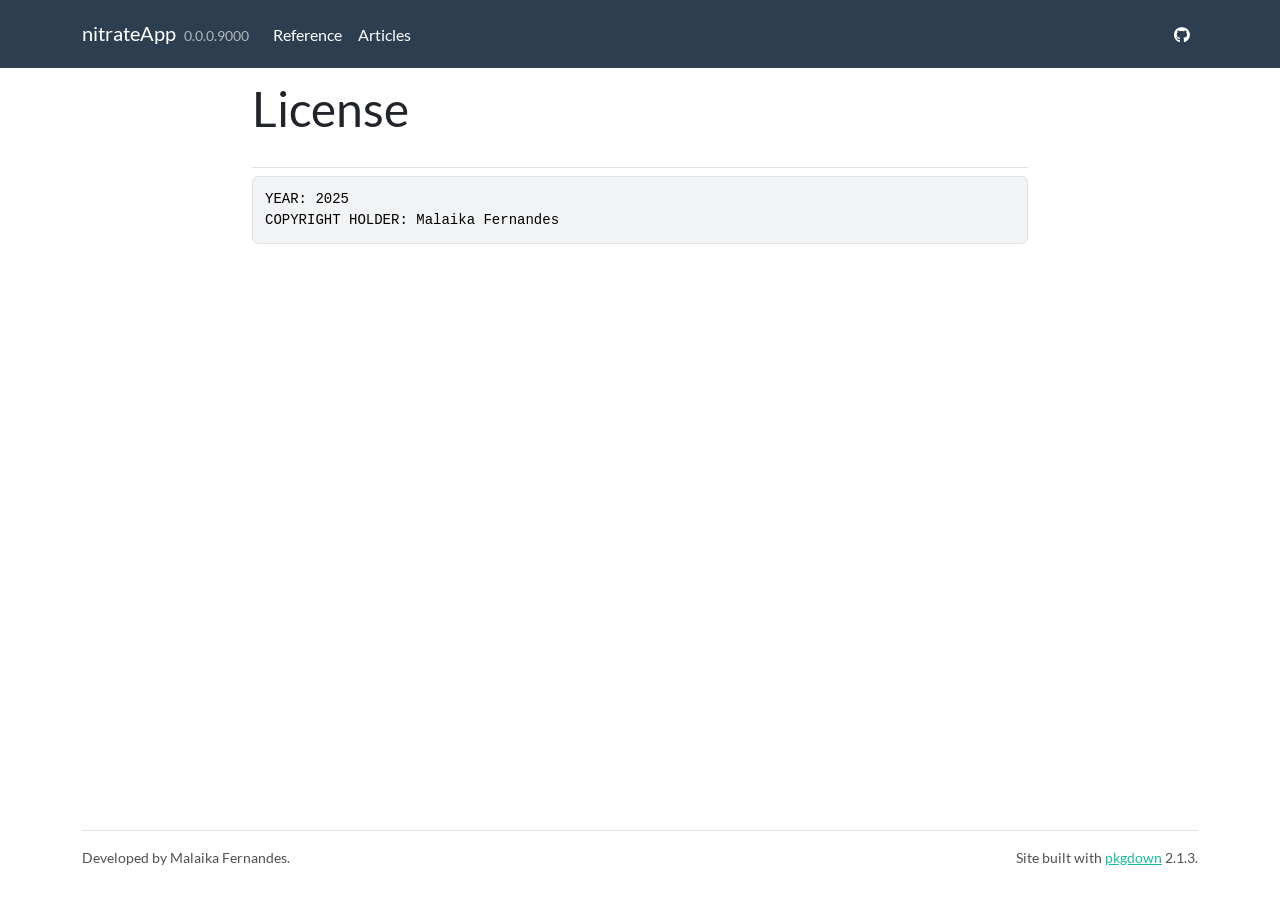
<file: docs/LICENSE-text.html>
<!DOCTYPE html>
<!-- Generated by pkgdown: do not edit by hand --><html lang="en"><head><meta http-equiv="Content-Type" content="text/html; charset=UTF-8"><meta charset="utf-8"><meta http-equiv="X-UA-Compatible" content="IE=edge"><meta name="viewport" content="width=device-width, initial-scale=1, shrink-to-fit=no"><title>License • nitrateApp</title><script src="deps/jquery-3.6.0/jquery-3.6.0.min.js"></script><meta name="viewport" content="width=device-width, initial-scale=1, shrink-to-fit=no"><link href="deps/bootstrap-5.3.1/bootstrap.min.css" rel="stylesheet"><script src="deps/bootstrap-5.3.1/bootstrap.bundle.min.js"></script><link href="deps/font-awesome-6.5.2/css/all.min.css" rel="stylesheet"><link href="deps/font-awesome-6.5.2/css/v4-shims.min.css" rel="stylesheet"><script src="deps/headroom-0.11.0/headroom.min.js"></script><script src="deps/headroom-0.11.0/jQuery.headroom.min.js"></script><script src="deps/bootstrap-toc-1.0.1/bootstrap-toc.min.js"></script><script src="deps/clipboard.js-2.0.11/clipboard.min.js"></script><script src="deps/search-1.0.0/autocomplete.jquery.min.js"></script><script src="deps/search-1.0.0/fuse.min.js"></script><script src="deps/search-1.0.0/mark.min.js"></script><!-- pkgdown --><script src="pkgdown.js"></script><meta property="og:title" content="License"></head><body>
    <a href="#main" class="visually-hidden-focusable">Skip to contents</a>


    <nav class="navbar navbar-expand-lg fixed-top bg-primary" data-bs-theme="dark" aria-label="Site navigation"><div class="container">

    <a class="navbar-brand me-2" href="index.html">nitrateApp</a>

    <small class="nav-text text-muted me-auto" data-bs-toggle="tooltip" data-bs-placement="bottom" title="">0.0.0.9000</small>


    <button class="navbar-toggler" type="button" data-bs-toggle="collapse" data-bs-target="#navbar" aria-controls="navbar" aria-expanded="false" aria-label="Toggle navigation">
      <span class="navbar-toggler-icon"></span>
    </button>

    <div id="navbar" class="collapse navbar-collapse ms-3">
      <ul class="navbar-nav me-auto"><li class="nav-item"><a class="nav-link" href="reference/index.html">Reference</a></li>
<li class="nav-item"><a class="nav-link" href="articles/index.html">Articles</a></li>
      </ul><ul class="navbar-nav"><li class="nav-item"><a class="nav-link" href="https://etc5523-2025.github.io/assignment-4-packages-and-shiny-apps-malaiikkkaa/"><span class="fa fab fa-github"></span></a></li>
      </ul></div>


  </div>
</nav><div class="container template-title-body">
<div class="row">
  <main id="main" class="col-md-9"><div class="page-header">

      <h1>License</h1>

    </div>

<pre>YEAR: 2025
COPYRIGHT HOLDER: Malaika Fernandes
</pre>

  </main></div>


    <footer><div class="pkgdown-footer-left">
  <p>Developed by Malaika Fernandes.</p>
</div>

<div class="pkgdown-footer-right">
  <p>Site built with <a href="https://pkgdown.r-lib.org/" class="external-link">pkgdown</a> 2.1.3.</p>
</div>

    </footer></div>





  </body></html>
</file>
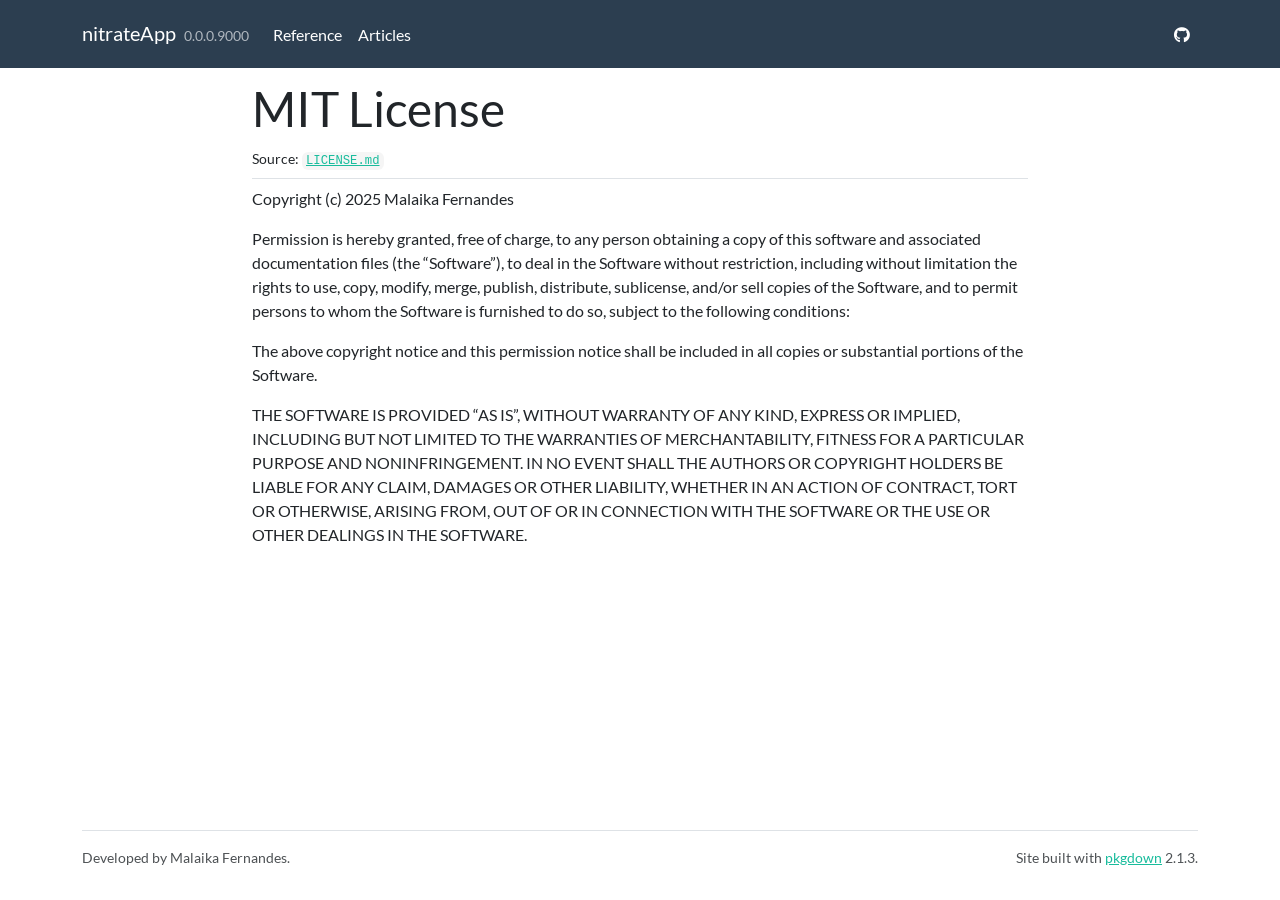
<file: docs/LICENSE.html>
<!DOCTYPE html>
<!-- Generated by pkgdown: do not edit by hand --><html lang="en"><head><meta http-equiv="Content-Type" content="text/html; charset=UTF-8"><meta charset="utf-8"><meta http-equiv="X-UA-Compatible" content="IE=edge"><meta name="viewport" content="width=device-width, initial-scale=1, shrink-to-fit=no"><title>MIT License • nitrateApp</title><script src="deps/jquery-3.6.0/jquery-3.6.0.min.js"></script><meta name="viewport" content="width=device-width, initial-scale=1, shrink-to-fit=no"><link href="deps/bootstrap-5.3.1/bootstrap.min.css" rel="stylesheet"><script src="deps/bootstrap-5.3.1/bootstrap.bundle.min.js"></script><link href="deps/font-awesome-6.5.2/css/all.min.css" rel="stylesheet"><link href="deps/font-awesome-6.5.2/css/v4-shims.min.css" rel="stylesheet"><script src="deps/headroom-0.11.0/headroom.min.js"></script><script src="deps/headroom-0.11.0/jQuery.headroom.min.js"></script><script src="deps/bootstrap-toc-1.0.1/bootstrap-toc.min.js"></script><script src="deps/clipboard.js-2.0.11/clipboard.min.js"></script><script src="deps/search-1.0.0/autocomplete.jquery.min.js"></script><script src="deps/search-1.0.0/fuse.min.js"></script><script src="deps/search-1.0.0/mark.min.js"></script><!-- pkgdown --><script src="pkgdown.js"></script><meta property="og:title" content="MIT License"></head><body>
    <a href="#main" class="visually-hidden-focusable">Skip to contents</a>


    <nav class="navbar navbar-expand-lg fixed-top bg-primary" data-bs-theme="dark" aria-label="Site navigation"><div class="container">

    <a class="navbar-brand me-2" href="index.html">nitrateApp</a>

    <small class="nav-text text-muted me-auto" data-bs-toggle="tooltip" data-bs-placement="bottom" title="">0.0.0.9000</small>


    <button class="navbar-toggler" type="button" data-bs-toggle="collapse" data-bs-target="#navbar" aria-controls="navbar" aria-expanded="false" aria-label="Toggle navigation">
      <span class="navbar-toggler-icon"></span>
    </button>

    <div id="navbar" class="collapse navbar-collapse ms-3">
      <ul class="navbar-nav me-auto"><li class="nav-item"><a class="nav-link" href="reference/index.html">Reference</a></li>
<li class="nav-item"><a class="nav-link" href="articles/index.html">Articles</a></li>
      </ul><ul class="navbar-nav"><li class="nav-item"><a class="nav-link" href="https://etc5523-2025.github.io/assignment-4-packages-and-shiny-apps-malaiikkkaa/"><span class="fa fab fa-github"></span></a></li>
      </ul></div>


  </div>
</nav><div class="container template-title-body">
<div class="row">
  <main id="main" class="col-md-9"><div class="page-header">

      <h1>MIT License</h1>
      <small class="dont-index">Source: <a href="https://github.com/ETC5523-2025/assignment-4-packages-and-shiny-apps-malaiikkkaa/blob/HEAD/LICENSE.md" class="external-link"><code>LICENSE.md</code></a></small>
    </div>

<div id="mit-license" class="section level1">

<p>Copyright (c) 2025 Malaika Fernandes</p>
<p>Permission is hereby granted, free of charge, to any person obtaining a copy of this software and associated documentation files (the “Software”), to deal in the Software without restriction, including without limitation the rights to use, copy, modify, merge, publish, distribute, sublicense, and/or sell copies of the Software, and to permit persons to whom the Software is furnished to do so, subject to the following conditions:</p>
<p>The above copyright notice and this permission notice shall be included in all copies or substantial portions of the Software.</p>
<p>THE SOFTWARE IS PROVIDED “AS IS”, WITHOUT WARRANTY OF ANY KIND, EXPRESS OR IMPLIED, INCLUDING BUT NOT LIMITED TO THE WARRANTIES OF MERCHANTABILITY, FITNESS FOR A PARTICULAR PURPOSE AND NONINFRINGEMENT. IN NO EVENT SHALL THE AUTHORS OR COPYRIGHT HOLDERS BE LIABLE FOR ANY CLAIM, DAMAGES OR OTHER LIABILITY, WHETHER IN AN ACTION OF CONTRACT, TORT OR OTHERWISE, ARISING FROM, OUT OF OR IN CONNECTION WITH THE SOFTWARE OR THE USE OR OTHER DEALINGS IN THE SOFTWARE.</p>
</div>

  </main></div>


    <footer><div class="pkgdown-footer-left">
  <p>Developed by Malaika Fernandes.</p>
</div>

<div class="pkgdown-footer-right">
  <p>Site built with <a href="https://pkgdown.r-lib.org/" class="external-link">pkgdown</a> 2.1.3.</p>
</div>

    </footer></div>





  </body></html>
</file>
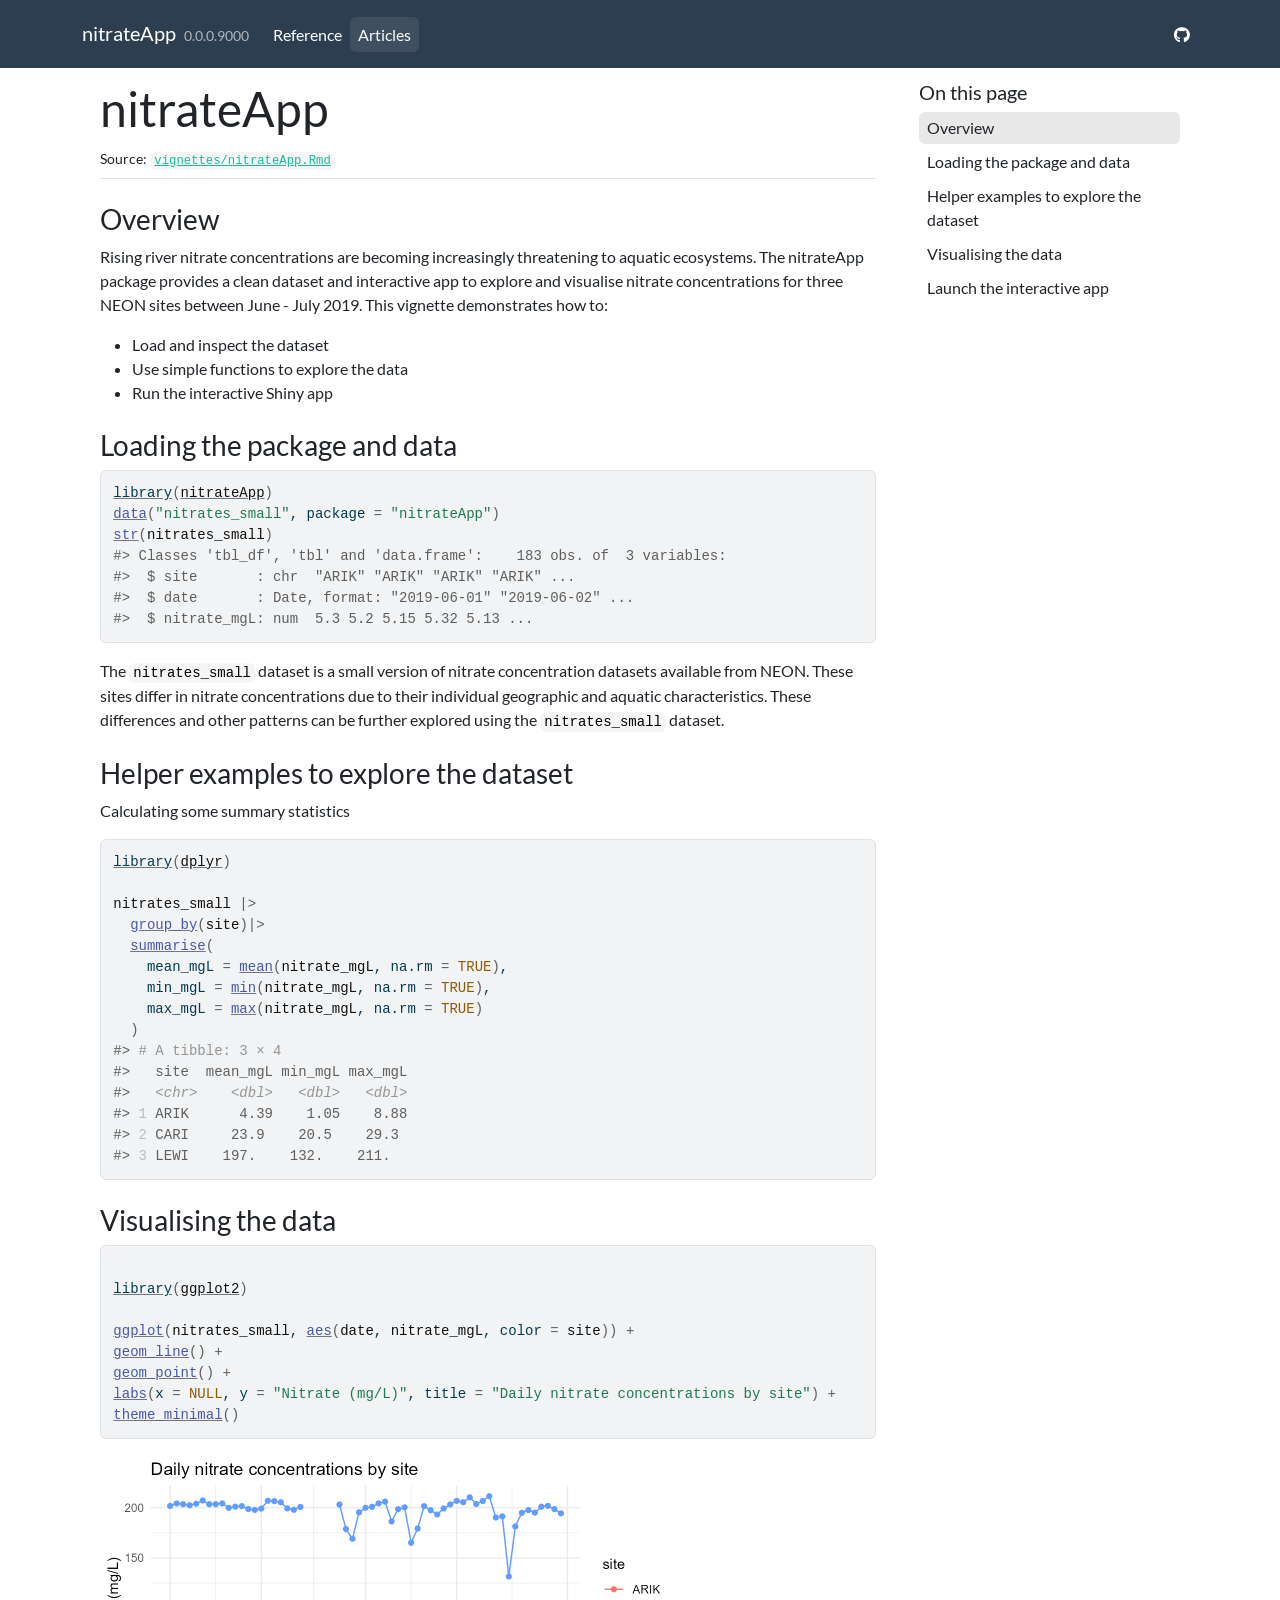
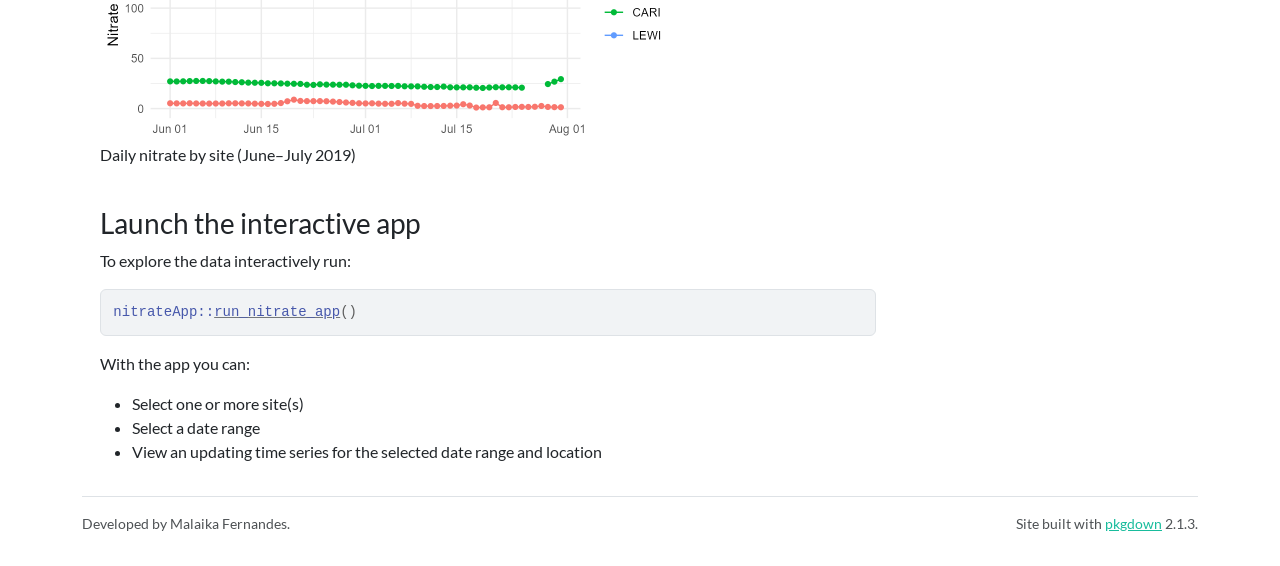
<file: docs/articles/nitrateApp.html>
<!DOCTYPE html>
<!-- Generated by pkgdown: do not edit by hand --><html lang="en">
<head>
<meta http-equiv="Content-Type" content="text/html; charset=UTF-8">
<meta charset="utf-8">
<meta http-equiv="X-UA-Compatible" content="IE=edge">
<meta name="viewport" content="width=device-width, initial-scale=1, shrink-to-fit=no">
<title>nitrateApp • nitrateApp</title>
<script src="../deps/jquery-3.6.0/jquery-3.6.0.min.js"></script><meta name="viewport" content="width=device-width, initial-scale=1, shrink-to-fit=no">
<link href="../deps/bootstrap-5.3.1/bootstrap.min.css" rel="stylesheet">
<script src="../deps/bootstrap-5.3.1/bootstrap.bundle.min.js"></script><link href="../deps/font-awesome-6.5.2/css/all.min.css" rel="stylesheet">
<link href="../deps/font-awesome-6.5.2/css/v4-shims.min.css" rel="stylesheet">
<script src="../deps/headroom-0.11.0/headroom.min.js"></script><script src="../deps/headroom-0.11.0/jQuery.headroom.min.js"></script><script src="../deps/bootstrap-toc-1.0.1/bootstrap-toc.min.js"></script><script src="../deps/clipboard.js-2.0.11/clipboard.min.js"></script><script src="../deps/search-1.0.0/autocomplete.jquery.min.js"></script><script src="../deps/search-1.0.0/fuse.min.js"></script><script src="../deps/search-1.0.0/mark.min.js"></script><!-- pkgdown --><script src="../pkgdown.js"></script><meta property="og:title" content="nitrateApp">
</head>
<body>
    <a href="#main" class="visually-hidden-focusable">Skip to contents</a>


    <nav class="navbar navbar-expand-lg fixed-top bg-primary" data-bs-theme="dark" aria-label="Site navigation"><div class="container">

    <a class="navbar-brand me-2" href="../index.html">nitrateApp</a>

    <small class="nav-text text-muted me-auto" data-bs-toggle="tooltip" data-bs-placement="bottom" title="">0.0.0.9000</small>


    <button class="navbar-toggler" type="button" data-bs-toggle="collapse" data-bs-target="#navbar" aria-controls="navbar" aria-expanded="false" aria-label="Toggle navigation">
      <span class="navbar-toggler-icon"></span>
    </button>

    <div id="navbar" class="collapse navbar-collapse ms-3">
      <ul class="navbar-nav me-auto">
<li class="nav-item"><a class="nav-link" href="../reference/index.html">Reference</a></li>
<li class="active nav-item"><a class="nav-link" href="../articles/index.html">Articles</a></li>
      </ul>
<ul class="navbar-nav">
<li class="nav-item"><a class="nav-link" href="https://etc5523-2025.github.io/assignment-4-packages-and-shiny-apps-malaiikkkaa/"><span class="fa fab fa-github"></span></a></li>
      </ul>
</div>


  </div>
</nav><div class="container template-article">




<div class="row">
  <main id="main" class="col-md-9"><div class="page-header">

      <h1>nitrateApp</h1>
            
      
      <small class="dont-index">Source: <a href="https://github.com/ETC5523-2025/assignment-4-packages-and-shiny-apps-malaiikkkaa/blob/HEAD/vignettes/nitrateApp.Rmd" class="external-link"><code>vignettes/nitrateApp.Rmd</code></a></small>
      <div class="d-none name"><code>nitrateApp.Rmd</code></div>
    </div>

    
    
<div class="section level2">
<h2 id="overview">Overview<a class="anchor" aria-label="anchor" href="#overview"></a>
</h2>
<p>Rising river nitrate concentrations are becoming increasingly
threatening to aquatic ecosystems. The nitrateApp package provides a
clean dataset and interactive app to explore and visualise nitrate
concentrations for three NEON sites between June - July 2019. This
vignette demonstrates how to:</p>
<ul>
<li>Load and inspect the dataset</li>
<li>Use simple functions to explore the data</li>
<li>Run the interactive Shiny app</li>
</ul>
</div>
<div class="section level2">
<h2 id="loading-the-package-and-data">Loading the package and data<a class="anchor" aria-label="anchor" href="#loading-the-package-and-data"></a>
</h2>
<div class="sourceCode" id="cb1"><pre class="downlit sourceCode r">
<code class="sourceCode R"><span><span class="kw"><a href="https://rdrr.io/r/base/library.html" class="external-link">library</a></span><span class="op">(</span><span class="va"><a href="https://github.com/ETC5523-2025/assignment-4-packages-and-shiny-apps-malaiikkkaa" class="external-link">nitrateApp</a></span><span class="op">)</span></span>
<span><span class="fu"><a href="https://rdrr.io/r/utils/data.html" class="external-link">data</a></span><span class="op">(</span><span class="st">"nitrates_small"</span>, package <span class="op">=</span> <span class="st">"nitrateApp"</span><span class="op">)</span></span>
<span><span class="fu"><a href="https://rdrr.io/r/utils/str.html" class="external-link">str</a></span><span class="op">(</span><span class="va">nitrates_small</span><span class="op">)</span></span>
<span><span class="co">#&gt; Classes 'tbl_df', 'tbl' and 'data.frame':    183 obs. of  3 variables:</span></span>
<span><span class="co">#&gt;  $ site       : chr  "ARIK" "ARIK" "ARIK" "ARIK" ...</span></span>
<span><span class="co">#&gt;  $ date       : Date, format: "2019-06-01" "2019-06-02" ...</span></span>
<span><span class="co">#&gt;  $ nitrate_mgL: num  5.3 5.2 5.15 5.32 5.13 ...</span></span></code></pre></div>
<p>The <code>nitrates_small</code> dataset is a small version of nitrate
concentration datasets available from NEON. These sites differ in
nitrate concentrations due to their individual geographic and aquatic
characteristics. These differences and other patterns can be further
explored using the <code>nitrates_small</code> dataset.</p>
</div>
<div class="section level2">
<h2 id="helper-examples-to-explore-the-dataset">Helper examples to explore the dataset<a class="anchor" aria-label="anchor" href="#helper-examples-to-explore-the-dataset"></a>
</h2>
<p>Calculating some summary statistics</p>
<div class="sourceCode" id="cb2"><pre class="downlit sourceCode r">
<code class="sourceCode R"><span><span class="kw"><a href="https://rdrr.io/r/base/library.html" class="external-link">library</a></span><span class="op">(</span><span class="va"><a href="https://dplyr.tidyverse.org" class="external-link">dplyr</a></span><span class="op">)</span></span>
<span></span>
<span><span class="va">nitrates_small</span> <span class="op">|&gt;</span></span>
<span>  <span class="fu"><a href="https://dplyr.tidyverse.org/reference/group_by.html" class="external-link">group_by</a></span><span class="op">(</span><span class="va">site</span><span class="op">)</span><span class="op">|&gt;</span></span>
<span>  <span class="fu"><a href="https://dplyr.tidyverse.org/reference/summarise.html" class="external-link">summarise</a></span><span class="op">(</span></span>
<span>    mean_mgL <span class="op">=</span> <span class="fu"><a href="https://rdrr.io/r/base/mean.html" class="external-link">mean</a></span><span class="op">(</span><span class="va">nitrate_mgL</span>, na.rm <span class="op">=</span> <span class="cn">TRUE</span><span class="op">)</span>,</span>
<span>    min_mgL <span class="op">=</span> <span class="fu"><a href="https://rdrr.io/r/base/Extremes.html" class="external-link">min</a></span><span class="op">(</span><span class="va">nitrate_mgL</span>, na.rm <span class="op">=</span> <span class="cn">TRUE</span><span class="op">)</span>,</span>
<span>    max_mgL <span class="op">=</span> <span class="fu"><a href="https://rdrr.io/r/base/Extremes.html" class="external-link">max</a></span><span class="op">(</span><span class="va">nitrate_mgL</span>, na.rm <span class="op">=</span> <span class="cn">TRUE</span><span class="op">)</span></span>
<span>  <span class="op">)</span></span>
<span><span class="co">#&gt; <span style="color: #949494;"># A tibble: 3 × 4</span></span></span>
<span><span class="co">#&gt;   site  mean_mgL min_mgL max_mgL</span></span>
<span><span class="co">#&gt;   <span style="color: #949494; font-style: italic;">&lt;chr&gt;</span>    <span style="color: #949494; font-style: italic;">&lt;dbl&gt;</span>   <span style="color: #949494; font-style: italic;">&lt;dbl&gt;</span>   <span style="color: #949494; font-style: italic;">&lt;dbl&gt;</span></span></span>
<span><span class="co">#&gt; <span style="color: #BCBCBC;">1</span> ARIK      4.39    1.05    8.88</span></span>
<span><span class="co">#&gt; <span style="color: #BCBCBC;">2</span> CARI     23.9    20.5    29.3 </span></span>
<span><span class="co">#&gt; <span style="color: #BCBCBC;">3</span> LEWI    197.    132.    211.</span></span></code></pre></div>
</div>
<div class="section level2">
<h2 id="visualising-the-data">Visualising the data<a class="anchor" aria-label="anchor" href="#visualising-the-data"></a>
</h2>
<div class="sourceCode" id="cb3"><pre class="downlit sourceCode r">
<code class="sourceCode R"><span></span>
<span><span class="kw"><a href="https://rdrr.io/r/base/library.html" class="external-link">library</a></span><span class="op">(</span><span class="va"><a href="https://ggplot2.tidyverse.org" class="external-link">ggplot2</a></span><span class="op">)</span></span>
<span></span>
<span><span class="fu"><a href="https://ggplot2.tidyverse.org/reference/ggplot.html" class="external-link">ggplot</a></span><span class="op">(</span><span class="va">nitrates_small</span>, <span class="fu"><a href="https://ggplot2.tidyverse.org/reference/aes.html" class="external-link">aes</a></span><span class="op">(</span><span class="va">date</span>, <span class="va">nitrate_mgL</span>, color <span class="op">=</span> <span class="va">site</span><span class="op">)</span><span class="op">)</span> <span class="op">+</span></span>
<span><span class="fu"><a href="https://ggplot2.tidyverse.org/reference/geom_path.html" class="external-link">geom_line</a></span><span class="op">(</span><span class="op">)</span> <span class="op">+</span></span>
<span><span class="fu"><a href="https://ggplot2.tidyverse.org/reference/geom_point.html" class="external-link">geom_point</a></span><span class="op">(</span><span class="op">)</span> <span class="op">+</span></span>
<span><span class="fu"><a href="https://ggplot2.tidyverse.org/reference/labs.html" class="external-link">labs</a></span><span class="op">(</span>x <span class="op">=</span> <span class="cn">NULL</span>, y <span class="op">=</span> <span class="st">"Nitrate (mg/L)"</span>, title <span class="op">=</span> <span class="st">"Daily nitrate concentrations by site"</span><span class="op">)</span> <span class="op">+</span></span>
<span><span class="fu"><a href="https://ggplot2.tidyverse.org/reference/ggtheme.html" class="external-link">theme_minimal</a></span><span class="op">(</span><span class="op">)</span></span></code></pre></div>
<div class="figure">
<img src="nitrateApp_files/figure-html/unnamed-chunk-4-1.png" alt="Line chart showing daily nitrate concentrations for ARIK, CARI, LEWI over June–July 2019." width="576"><p class="caption">
Daily nitrate by site (June–July 2019)
</p>
</div>
</div>
<div class="section level2">
<h2 id="launch-the-interactive-app">Launch the interactive app<a class="anchor" aria-label="anchor" href="#launch-the-interactive-app"></a>
</h2>
<p>To explore the data interactively run:</p>
<div class="sourceCode" id="cb4"><pre class="downlit sourceCode r">
<code class="sourceCode R"><span><span class="fu">nitrateApp</span><span class="fu">::</span><span class="fu"><a href="../reference/run_nitrate_app.html">run_nitrate_app</a></span><span class="op">(</span><span class="op">)</span></span></code></pre></div>
<p>With the app you can:</p>
<ul>
<li>Select one or more site(s)</li>
<li>Select a date range</li>
<li>View an updating time series for the selected date range and
location</li>
</ul>
</div>
  </main><aside class="col-md-3"><nav id="toc" aria-label="Table of contents"><h2>On this page</h2>
    </nav></aside>
</div>



    <footer><div class="pkgdown-footer-left">
  <p>Developed by Malaika Fernandes.</p>
</div>

<div class="pkgdown-footer-right">
  <p>Site built with <a href="https://pkgdown.r-lib.org/" class="external-link">pkgdown</a> 2.1.3.</p>
</div>

    </footer>
</div>





  </body>
</html>
</file>
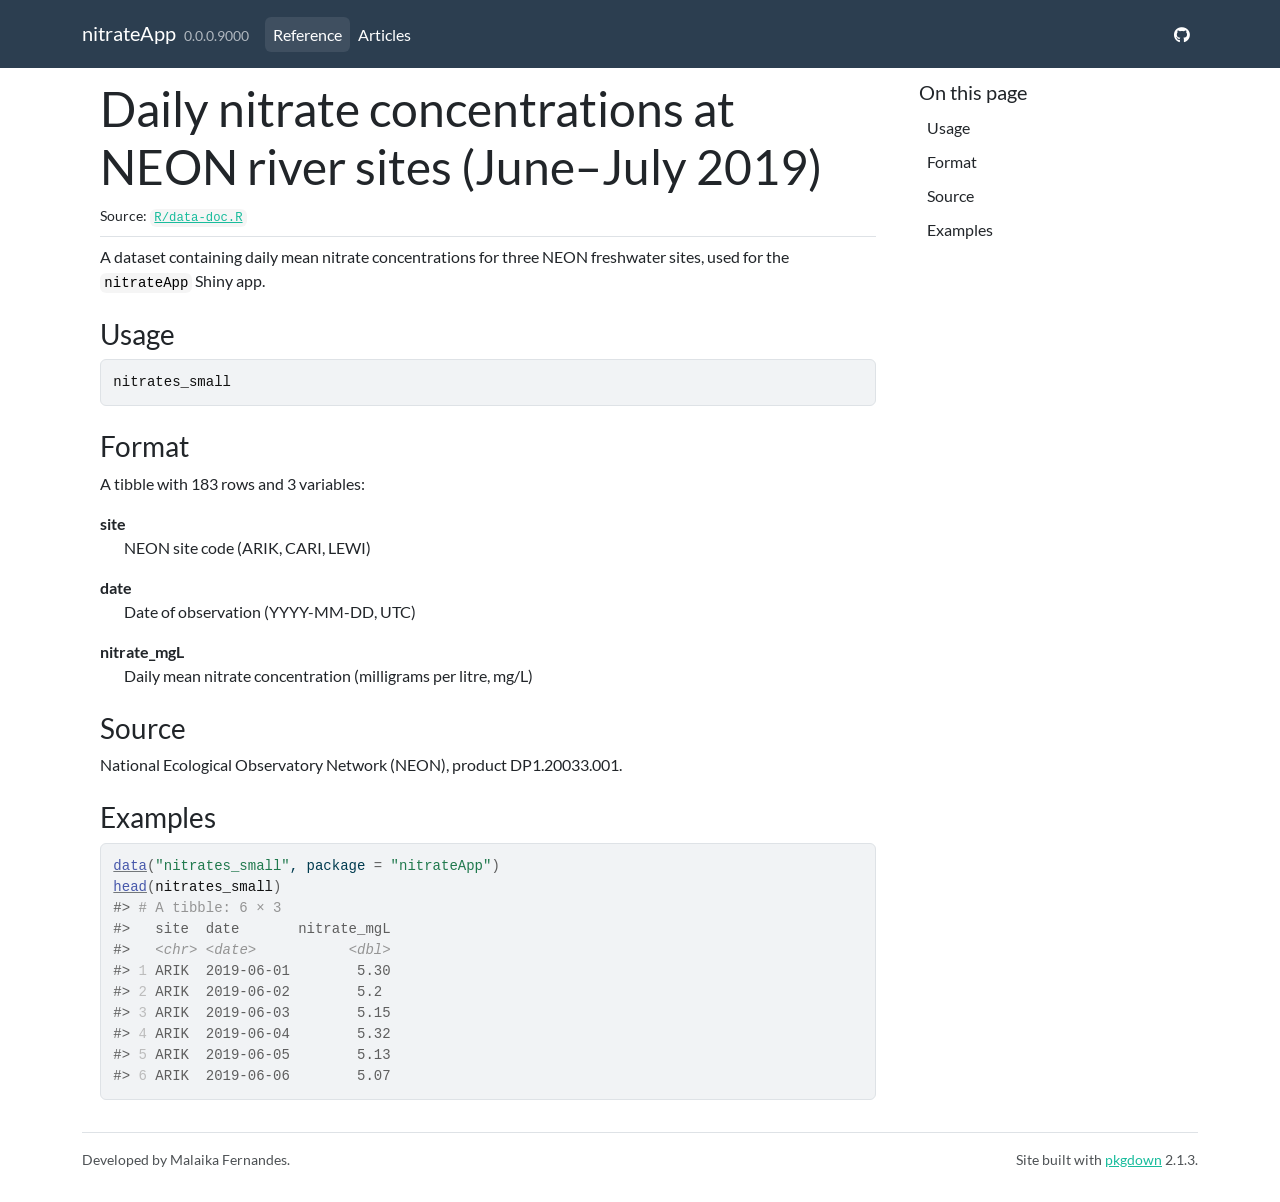
<file: docs/reference/nitrates_small.html>
<!DOCTYPE html>
<!-- Generated by pkgdown: do not edit by hand --><html lang="en"><head><meta http-equiv="Content-Type" content="text/html; charset=UTF-8"><meta charset="utf-8"><meta http-equiv="X-UA-Compatible" content="IE=edge"><meta name="viewport" content="width=device-width, initial-scale=1, shrink-to-fit=no"><title>Daily nitrate concentrations at NEON river sites (June–July 2019) — nitrates_small • nitrateApp</title><script src="../deps/jquery-3.6.0/jquery-3.6.0.min.js"></script><meta name="viewport" content="width=device-width, initial-scale=1, shrink-to-fit=no"><link href="../deps/bootstrap-5.3.1/bootstrap.min.css" rel="stylesheet"><script src="../deps/bootstrap-5.3.1/bootstrap.bundle.min.js"></script><link href="../deps/font-awesome-6.5.2/css/all.min.css" rel="stylesheet"><link href="../deps/font-awesome-6.5.2/css/v4-shims.min.css" rel="stylesheet"><script src="../deps/headroom-0.11.0/headroom.min.js"></script><script src="../deps/headroom-0.11.0/jQuery.headroom.min.js"></script><script src="../deps/bootstrap-toc-1.0.1/bootstrap-toc.min.js"></script><script src="../deps/clipboard.js-2.0.11/clipboard.min.js"></script><script src="../deps/search-1.0.0/autocomplete.jquery.min.js"></script><script src="../deps/search-1.0.0/fuse.min.js"></script><script src="../deps/search-1.0.0/mark.min.js"></script><!-- pkgdown --><script src="../pkgdown.js"></script><meta property="og:title" content="Daily nitrate concentrations at NEON river sites (June–July 2019) — nitrates_small"><meta name="description" content="A dataset containing daily mean nitrate concentrations for three NEON
freshwater sites, used for the nitrateApp Shiny app."><meta property="og:description" content="A dataset containing daily mean nitrate concentrations for three NEON
freshwater sites, used for the nitrateApp Shiny app."></head><body>
    <a href="#main" class="visually-hidden-focusable">Skip to contents</a>


    <nav class="navbar navbar-expand-lg fixed-top bg-primary" data-bs-theme="dark" aria-label="Site navigation"><div class="container">

    <a class="navbar-brand me-2" href="../index.html">nitrateApp</a>

    <small class="nav-text text-muted me-auto" data-bs-toggle="tooltip" data-bs-placement="bottom" title="">0.0.0.9000</small>


    <button class="navbar-toggler" type="button" data-bs-toggle="collapse" data-bs-target="#navbar" aria-controls="navbar" aria-expanded="false" aria-label="Toggle navigation">
      <span class="navbar-toggler-icon"></span>
    </button>

    <div id="navbar" class="collapse navbar-collapse ms-3">
      <ul class="navbar-nav me-auto"><li class="active nav-item"><a class="nav-link" href="../reference/index.html">Reference</a></li>
<li class="nav-item"><a class="nav-link" href="../articles/index.html">Articles</a></li>
      </ul><ul class="navbar-nav"><li class="nav-item"><a class="nav-link" href="https://etc5523-2025.github.io/assignment-4-packages-and-shiny-apps-malaiikkkaa/"><span class="fa fab fa-github"></span></a></li>
      </ul></div>


  </div>
</nav><div class="container template-reference-topic">
<div class="row">
  <main id="main" class="col-md-9"><div class="page-header">

      <h1>Daily nitrate concentrations at NEON river sites (June–July 2019)</h1>
      <small class="dont-index">Source: <a href="https://github.com/ETC5523-2025/assignment-4-packages-and-shiny-apps-malaiikkkaa/blob/HEAD/R/data-doc.R" class="external-link"><code>R/data-doc.R</code></a></small>
      <div class="d-none name"><code>nitrates_small.Rd</code></div>
    </div>

    <div class="ref-description section level2">
    <p>A dataset containing daily mean nitrate concentrations for three NEON
freshwater sites, used for the <code>nitrateApp</code> Shiny app.</p>
    </div>

    <div class="section level2">
    <h2 id="ref-usage">Usage<a class="anchor" aria-label="anchor" href="#ref-usage"></a></h2>
    <div class="sourceCode"><pre class="sourceCode r"><code><span><span class="va">nitrates_small</span></span></code></pre></div>
    </div>

    <div class="section level2">
    <h2 id="format">Format<a class="anchor" aria-label="anchor" href="#format"></a></h2>
    <p>A tibble with 183 rows and 3 variables:</p><dl><dt>site</dt>
<dd><p>NEON site code (ARIK, CARI, LEWI)</p></dd>

<dt>date</dt>
<dd><p>Date of observation (YYYY-MM-DD, UTC)</p></dd>

<dt>nitrate_mgL</dt>
<dd><p>Daily mean nitrate concentration (milligrams per litre, mg/L)</p></dd>


</dl></div>
    <div class="section level2">
    <h2 id="source">Source<a class="anchor" aria-label="anchor" href="#source"></a></h2>
    <p>National Ecological Observatory Network (NEON), product DP1.20033.001.</p>
    </div>

    <div class="section level2">
    <h2 id="ref-examples">Examples<a class="anchor" aria-label="anchor" href="#ref-examples"></a></h2>
    <div class="sourceCode"><pre class="sourceCode r"><code><span class="r-in"><span><span class="fu"><a href="https://rdrr.io/r/utils/data.html" class="external-link">data</a></span><span class="op">(</span><span class="st">"nitrates_small"</span>, package <span class="op">=</span> <span class="st">"nitrateApp"</span><span class="op">)</span></span></span>
<span class="r-in"><span><span class="fu"><a href="https://rdrr.io/r/utils/head.html" class="external-link">head</a></span><span class="op">(</span><span class="va">nitrates_small</span><span class="op">)</span></span></span>
<span class="r-out co"><span class="r-pr">#&gt;</span> <span style="color: #949494;"># A tibble: 6 × 3</span></span>
<span class="r-out co"><span class="r-pr">#&gt;</span>   site  date       nitrate_mgL</span>
<span class="r-out co"><span class="r-pr">#&gt;</span>   <span style="color: #949494; font-style: italic;">&lt;chr&gt;</span> <span style="color: #949494; font-style: italic;">&lt;date&gt;</span>           <span style="color: #949494; font-style: italic;">&lt;dbl&gt;</span></span>
<span class="r-out co"><span class="r-pr">#&gt;</span> <span style="color: #BCBCBC;">1</span> ARIK  2019-06-01        5.30</span>
<span class="r-out co"><span class="r-pr">#&gt;</span> <span style="color: #BCBCBC;">2</span> ARIK  2019-06-02        5.2 </span>
<span class="r-out co"><span class="r-pr">#&gt;</span> <span style="color: #BCBCBC;">3</span> ARIK  2019-06-03        5.15</span>
<span class="r-out co"><span class="r-pr">#&gt;</span> <span style="color: #BCBCBC;">4</span> ARIK  2019-06-04        5.32</span>
<span class="r-out co"><span class="r-pr">#&gt;</span> <span style="color: #BCBCBC;">5</span> ARIK  2019-06-05        5.13</span>
<span class="r-out co"><span class="r-pr">#&gt;</span> <span style="color: #BCBCBC;">6</span> ARIK  2019-06-06        5.07</span>
</code></pre></div>
    </div>
  </main><aside class="col-md-3"><nav id="toc" aria-label="Table of contents"><h2>On this page</h2>
    </nav></aside></div>


    <footer><div class="pkgdown-footer-left">
  <p>Developed by Malaika Fernandes.</p>
</div>

<div class="pkgdown-footer-right">
  <p>Site built with <a href="https://pkgdown.r-lib.org/" class="external-link">pkgdown</a> 2.1.3.</p>
</div>

    </footer></div>





  </body></html>
</file>
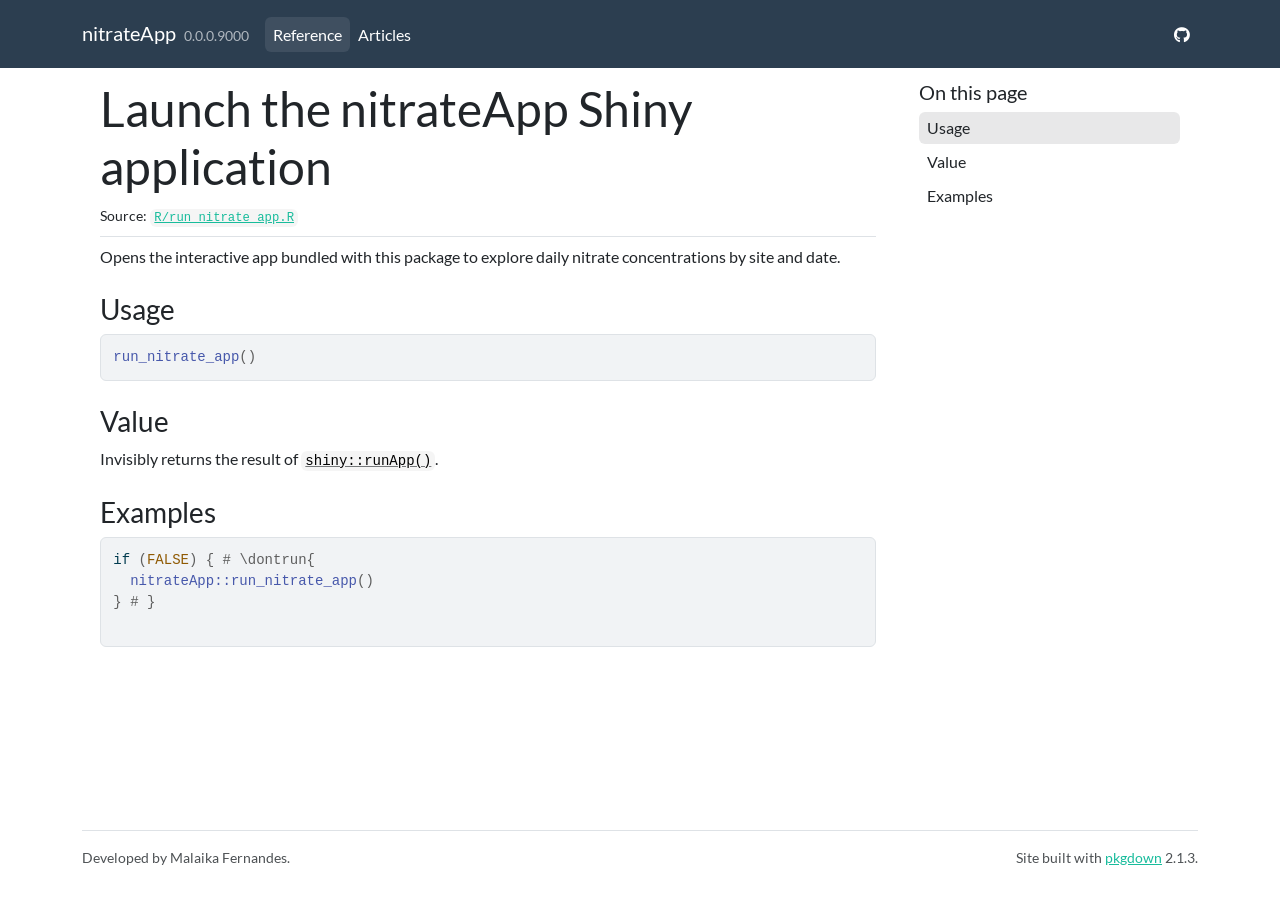
<file: docs/reference/run_nitrate_app.html>
<!DOCTYPE html>
<!-- Generated by pkgdown: do not edit by hand --><html lang="en"><head><meta http-equiv="Content-Type" content="text/html; charset=UTF-8"><meta charset="utf-8"><meta http-equiv="X-UA-Compatible" content="IE=edge"><meta name="viewport" content="width=device-width, initial-scale=1, shrink-to-fit=no"><title>Launch the nitrateApp Shiny application — run_nitrate_app • nitrateApp</title><script src="../deps/jquery-3.6.0/jquery-3.6.0.min.js"></script><meta name="viewport" content="width=device-width, initial-scale=1, shrink-to-fit=no"><link href="../deps/bootstrap-5.3.1/bootstrap.min.css" rel="stylesheet"><script src="../deps/bootstrap-5.3.1/bootstrap.bundle.min.js"></script><link href="../deps/font-awesome-6.5.2/css/all.min.css" rel="stylesheet"><link href="../deps/font-awesome-6.5.2/css/v4-shims.min.css" rel="stylesheet"><script src="../deps/headroom-0.11.0/headroom.min.js"></script><script src="../deps/headroom-0.11.0/jQuery.headroom.min.js"></script><script src="../deps/bootstrap-toc-1.0.1/bootstrap-toc.min.js"></script><script src="../deps/clipboard.js-2.0.11/clipboard.min.js"></script><script src="../deps/search-1.0.0/autocomplete.jquery.min.js"></script><script src="../deps/search-1.0.0/fuse.min.js"></script><script src="../deps/search-1.0.0/mark.min.js"></script><!-- pkgdown --><script src="../pkgdown.js"></script><meta property="og:title" content="Launch the nitrateApp Shiny application — run_nitrate_app"><meta name="description" content="Opens the interactive app bundled with this package to explore daily
nitrate concentrations by site and date."><meta property="og:description" content="Opens the interactive app bundled with this package to explore daily
nitrate concentrations by site and date."></head><body>
    <a href="#main" class="visually-hidden-focusable">Skip to contents</a>


    <nav class="navbar navbar-expand-lg fixed-top bg-primary" data-bs-theme="dark" aria-label="Site navigation"><div class="container">

    <a class="navbar-brand me-2" href="../index.html">nitrateApp</a>

    <small class="nav-text text-muted me-auto" data-bs-toggle="tooltip" data-bs-placement="bottom" title="">0.0.0.9000</small>


    <button class="navbar-toggler" type="button" data-bs-toggle="collapse" data-bs-target="#navbar" aria-controls="navbar" aria-expanded="false" aria-label="Toggle navigation">
      <span class="navbar-toggler-icon"></span>
    </button>

    <div id="navbar" class="collapse navbar-collapse ms-3">
      <ul class="navbar-nav me-auto"><li class="active nav-item"><a class="nav-link" href="../reference/index.html">Reference</a></li>
<li class="nav-item"><a class="nav-link" href="../articles/index.html">Articles</a></li>
      </ul><ul class="navbar-nav"><li class="nav-item"><a class="nav-link" href="https://etc5523-2025.github.io/assignment-4-packages-and-shiny-apps-malaiikkkaa/"><span class="fa fab fa-github"></span></a></li>
      </ul></div>


  </div>
</nav><div class="container template-reference-topic">
<div class="row">
  <main id="main" class="col-md-9"><div class="page-header">

      <h1>Launch the nitrateApp Shiny application</h1>
      <small class="dont-index">Source: <a href="https://github.com/ETC5523-2025/assignment-4-packages-and-shiny-apps-malaiikkkaa/blob/HEAD/R/run_nitrate_app.R" class="external-link"><code>R/run_nitrate_app.R</code></a></small>
      <div class="d-none name"><code>run_nitrate_app.Rd</code></div>
    </div>

    <div class="ref-description section level2">
    <p>Opens the interactive app bundled with this package to explore daily
nitrate concentrations by site and date.</p>
    </div>

    <div class="section level2">
    <h2 id="ref-usage">Usage<a class="anchor" aria-label="anchor" href="#ref-usage"></a></h2>
    <div class="sourceCode"><pre class="sourceCode r"><code><span><span class="fu">run_nitrate_app</span><span class="op">(</span><span class="op">)</span></span></code></pre></div>
    </div>

    <div class="section level2">
    <h2 id="value">Value<a class="anchor" aria-label="anchor" href="#value"></a></h2>
    <p>Invisibly returns the result of <code><a href="https://rdrr.io/pkg/shiny/man/runApp.html" class="external-link">shiny::runApp()</a></code>.</p>
    </div>

    <div class="section level2">
    <h2 id="ref-examples">Examples<a class="anchor" aria-label="anchor" href="#ref-examples"></a></h2>
    <div class="sourceCode"><pre class="sourceCode r"><code><span class="r-in"><span><span class="kw">if</span> <span class="op">(</span><span class="cn">FALSE</span><span class="op">)</span> <span class="op">{</span> <span class="co"># \dontrun{</span></span></span>
<span class="r-in"><span>  <span class="fu">nitrateApp</span><span class="fu">::</span><span class="fu">run_nitrate_app</span><span class="op">(</span><span class="op">)</span></span></span>
<span class="r-in"><span><span class="op">}</span> <span class="co"># }</span></span></span>
<span class="r-in"><span></span></span>
</code></pre></div>
    </div>
  </main><aside class="col-md-3"><nav id="toc" aria-label="Table of contents"><h2>On this page</h2>
    </nav></aside></div>


    <footer><div class="pkgdown-footer-left">
  <p>Developed by Malaika Fernandes.</p>
</div>

<div class="pkgdown-footer-right">
  <p>Site built with <a href="https://pkgdown.r-lib.org/" class="external-link">pkgdown</a> 2.1.3.</p>
</div>

    </footer></div>





  </body></html>
</file>
<file: docs/deps/font-awesome-6.5.2/css/v4-shims.min.css>
/*!
 * Font Awesome Free 6.5.2 by @fontawesome - https://fontawesome.com
 * License - https://fontawesome.com/license/free (Icons: CC BY 4.0, Fonts: SIL OFL 1.1, Code: MIT License)
 * Copyright 2024 Fonticons, Inc.
 */
.fa.fa-glass:before{content:"\f000"}.fa.fa-envelope-o{font-family:"Font Awesome 6 Free";font-weight:400}.fa.fa-envelope-o:before{content:"\f0e0"}.fa.fa-star-o{font-family:"Font Awesome 6 Free";font-weight:400}.fa.fa-star-o:before{content:"\f005"}.fa.fa-close:before,.fa.fa-remove:before{content:"\f00d"}.fa.fa-gear:before{content:"\f013"}.fa.fa-trash-o{font-family:"Font Awesome 6 Free";font-weight:400}.fa.fa-trash-o:before{content:"\f2ed"}.fa.fa-home:before{content:"\f015"}.fa.fa-file-o{font-family:"Font Awesome 6 Free";font-weight:400}.fa.fa-file-o:before{content:"\f15b"}.fa.fa-clock-o{font-family:"Font Awesome 6 Free";font-weight:400}.fa.fa-clock-o:before{content:"\f017"}.fa.fa-arrow-circle-o-down{font-family:"Font Awesome 6 Free";font-weight:400}.fa.fa-arrow-circle-o-down:before{content:"\f358"}.fa.fa-arrow-circle-o-up{font-family:"Font Awesome 6 Free";font-weight:400}.fa.fa-arrow-circle-o-up:before{content:"\f35b"}.fa.fa-play-circle-o{font-family:"Font Awesome 6 Free";font-weight:400}.fa.fa-play-circle-o:before{content:"\f144"}.fa.fa-repeat:before,.fa.fa-rotate-right:before{content:"\f01e"}.fa.fa-refresh:before{content:"\f021"}.fa.fa-list-alt{font-family:"Font Awesome 6 Free";font-weight:400}.fa.fa-list-alt:before{content:"\f022"}.fa.fa-dedent:before{content:"\f03b"}.fa.fa-video-camera:before{content:"\f03d"}.fa.fa-picture-o{font-family:"Font Awesome 6 Free";font-weight:400}.fa.fa-picture-o:before{content:"\f03e"}.fa.fa-photo{font-family:"Font Awesome 6 Free";font-weight:400}.fa.fa-photo:before{content:"\f03e"}.fa.fa-image{font-family:"Font Awesome 6 Free";font-weight:400}.fa.fa-image:before{content:"\f03e"}.fa.fa-map-marker:before{content:"\f3c5"}.fa.fa-pencil-square-o{font-family:"Font Awesome 6 Free";font-weight:400}.fa.fa-pencil-square-o:before{content:"\f044"}.fa.fa-edit{font-family:"Font Awesome 6 Free";font-weight:400}.fa.fa-edit:before{content:"\f044"}.fa.fa-share-square-o:before{content:"\f14d"}.fa.fa-check-square-o{font-family:"Font Awesome 6 Free";font-weight:400}.fa.fa-check-square-o:before{content:"\f14a"}.fa.fa-arrows:before{content:"\f0b2"}.fa.fa-times-circle-o{font-family:"Font Awesome 6 Free";font-weight:400}.fa.fa-times-circle-o:before{content:"\f057"}.fa.fa-check-circle-o{font-family:"Font Awesome 6 Free";font-weight:400}.fa.fa-check-circle-o:before{content:"\f058"}.fa.fa-mail-forward:before{content:"\f064"}.fa.fa-expand:before{content:"\f424"}.fa.fa-compress:before{content:"\f422"}.fa.fa-eye,.fa.fa-eye-slash{font-family:"Font Awesome 6 Free";font-weight:400}.fa.fa-warning:before{content:"\f071"}.fa.fa-calendar:before{content:"\f073"}.fa.fa-arrows-v:before{content:"\f338"}.fa.fa-arrows-h:before{content:"\f337"}.fa.fa-bar-chart-o:before,.fa.fa-bar-chart:before{content:"\e0e3"}.fa.fa-twitter-square{font-family:"Font Awesome 6 Brands";font-weight:400}.fa.fa-twitter-square:before{content:"\f081"}.fa.fa-facebook-square{font-family:"Font Awesome 6 Brands";font-weight:400}.fa.fa-facebook-square:before{content:"\f082"}.fa.fa-gears:before{content:"\f085"}.fa.fa-thumbs-o-up{font-family:"Font Awesome 6 Free";font-weight:400}.fa.fa-thumbs-o-up:before{content:"\f164"}.fa.fa-thumbs-o-down{font-family:"Font Awesome 6 Free";font-weight:400}.fa.fa-thumbs-o-down:before{content:"\f165"}.fa.fa-heart-o{font-family:"Font Awesome 6 Free";font-weight:400}.fa.fa-heart-o:before{content:"\f004"}.fa.fa-sign-out:before{content:"\f2f5"}.fa.fa-linkedin-square{font-family:"Font Awesome 6 Brands";font-weight:400}.fa.fa-linkedin-square:before{content:"\f08c"}.fa.fa-thumb-tack:before{content:"\f08d"}.fa.fa-external-link:before{content:"\f35d"}.fa.fa-sign-in:before{content:"\f2f6"}.fa.fa-github-square{font-family:"Font Awesome 6 Brands";font-weight:400}.fa.fa-github-square:before{content:"\f092"}.fa.fa-lemon-o{font-family:"Font Awesome 6 Free";font-weight:400}.fa.fa-lemon-o:before{content:"\f094"}.fa.fa-square-o{font-family:"Font Awesome 6 Free";font-weight:400}.fa.fa-square-o:before{content:"\f0c8"}.fa.fa-bookmark-o{font-family:"Font Awesome 6 Free";font-weight:400}.fa.fa-bookmark-o:before{content:"\f02e"}.fa.fa-facebook,.fa.fa-twitter{font-family:"Font Awesome 6 Brands";font-weight:400}.fa.fa-facebook:before{content:"\f39e"}.fa.fa-facebook-f{font-family:"Font Awesome 6 Brands";font-weight:400}.fa.fa-facebook-f:before{content:"\f39e"}.fa.fa-github{font-family:"Font Awesome 6 Brands";font-weight:400}.fa.fa-credit-card{font-family:"Font Awesome 6 Free";font-weight:400}.fa.fa-feed:before{content:"\f09e"}.fa.fa-hdd-o{font-family:"Font Awesome 6 Free";font-weight:400}.fa.fa-hdd-o:before{content:"\f0a0"}.fa.fa-hand-o-right{font-family:"Font Awesome 6 Free";font-weight:400}.fa.fa-hand-o-right:before{content:"\f0a4"}.fa.fa-hand-o-left{font-family:"Font Awesome 6 Free";font-weight:400}.fa.fa-hand-o-left:before{content:"\f0a5"}.fa.fa-hand-o-up{font-family:"Font Awesome 6 Free";font-weight:400}.fa.fa-hand-o-up:before{content:"\f0a6"}.fa.fa-hand-o-down{font-family:"Font Awesome 6 Free";font-weight:400}.fa.fa-hand-o-down:before{content:"\f0a7"}.fa.fa-globe:before{content:"\f57d"}.fa.fa-tasks:before{content:"\f828"}.fa.fa-arrows-alt:before{content:"\f31e"}.fa.fa-group:before{content:"\f0c0"}.fa.fa-chain:before{content:"\f0c1"}.fa.fa-cut:before{content:"\f0c4"}.fa.fa-files-o{font-family:"Font Awesome 6 Free";font-weight:400}.fa.fa-files-o:before{content:"\f0c5"}.fa.fa-floppy-o{font-family:"Font Awesome 6 Free";font-weight:400}.fa.fa-floppy-o:before{content:"\f0c7"}.fa.fa-save{font-family:"Font Awesome 6 Free";font-weight:400}.fa.fa-save:before{content:"\f0c7"}.fa.fa-navicon:before,.fa.fa-reorder:before{content:"\f0c9"}.fa.fa-magic:before{content:"\e2ca"}.fa.fa-pinterest,.fa.fa-pinterest-square{font-family:"Font Awesome 6 Brands";font-weight:400}.fa.fa-pinterest-square:before{content:"\f0d3"}.fa.fa-google-plus-square{font-family:"Font Awesome 6 Brands";font-weight:400}.fa.fa-google-plus-square:before{content:"\f0d4"}.fa.fa-google-plus{font-family:"Font Awesome 6 Brands";font-weight:400}.fa.fa-google-plus:before{content:"\f0d5"}.fa.fa-money:before{content:"\f3d1"}.fa.fa-unsorted:before{content:"\f0dc"}.fa.fa-sort-desc:before{content:"\f0dd"}.fa.fa-sort-asc:before{content:"\f0de"}.fa.fa-linkedin{font-family:"Font Awesome 6 Brands";font-weight:400}.fa.fa-linkedin:before{content:"\f0e1"}.fa.fa-rotate-left:before{content:"\f0e2"}.fa.fa-legal:before{content:"\f0e3"}.fa.fa-dashboard:before,.fa.fa-tachometer:before{content:"\f625"}.fa.fa-comment-o{font-family:"Font Awesome 6 Free";font-weight:400}.fa.fa-comment-o:before{content:"\f075"}.fa.fa-comments-o{font-family:"Font Awesome 6 Free";font-weight:400}.fa.fa-comments-o:before{content:"\f086"}.fa.fa-flash:before{content:"\f0e7"}.fa.fa-clipboard:before{content:"\f0ea"}.fa.fa-lightbulb-o{font-family:"Font Awesome 6 Free";font-weight:400}.fa.fa-lightbulb-o:before{content:"\f0eb"}.fa.fa-exchange:before{content:"\f362"}.fa.fa-cloud-download:before{content:"\f0ed"}.fa.fa-cloud-upload:before{content:"\f0ee"}.fa.fa-bell-o{font-family:"Font Awesome 6 Free";font-weight:400}.fa.fa-bell-o:before{content:"\f0f3"}.fa.fa-cutlery:before{content:"\f2e7"}.fa.fa-file-text-o{font-family:"Font Awesome 6 Free";font-weight:400}.fa.fa-file-text-o:before{content:"\f15c"}.fa.fa-building-o{font-family:"Font Awesome 6 Free";font-weight:400}.fa.fa-building-o:before{content:"\f1ad"}.fa.fa-hospital-o{font-family:"Font Awesome 6 Free";font-weight:400}.fa.fa-hospital-o:before{content:"\f0f8"}.fa.fa-tablet:before{content:"\f3fa"}.fa.fa-mobile-phone:before,.fa.fa-mobile:before{content:"\f3cd"}.fa.fa-circle-o{font-family:"Font Awesome 6 Free";font-weight:400}.fa.fa-circle-o:before{content:"\f111"}.fa.fa-mail-reply:before{content:"\f3e5"}.fa.fa-github-alt{font-family:"Font Awesome 6 Brands";font-weight:400}.fa.fa-folder-o{font-family:"Font Awesome 6 Free";font-weight:400}.fa.fa-folder-o:before{content:"\f07b"}.fa.fa-folder-open-o{font-family:"Font Awesome 6 Free";font-weight:400}.fa.fa-folder-open-o:before{content:"\f07c"}.fa.fa-smile-o{font-family:"Font Awesome 6 Free";font-weight:400}.fa.fa-smile-o:before{content:"\f118"}.fa.fa-frown-o{font-family:"Font Awesome 6 Free";font-weight:400}.fa.fa-frown-o:before{content:"\f119"}.fa.fa-meh-o{font-family:"Font Awesome 6 Free";font-weight:400}.fa.fa-meh-o:before{content:"\f11a"}.fa.fa-keyboard-o{font-family:"Font Awesome 6 Free";font-weight:400}.fa.fa-keyboard-o:before{content:"\f11c"}.fa.fa-flag-o{font-family:"Font Awesome 6 Free";font-weight:400}.fa.fa-flag-o:before{content:"\f024"}.fa.fa-mail-reply-all:before{content:"\f122"}.fa.fa-star-half-o{font-family:"Font Awesome 6 Free";font-weight:400}.fa.fa-star-half-o:before{content:"\f5c0"}.fa.fa-star-half-empty{font-family:"Font Awesome 6 Free";font-weight:400}.fa.fa-star-half-empty:before{content:"\f5c0"}.fa.fa-star-half-full{font-family:"Font Awesome 6 Free";font-weight:400}.fa.fa-star-half-full:before{content:"\f5c0"}.fa.fa-code-fork:before{content:"\f126"}.fa.fa-chain-broken:before,.fa.fa-unlink:before{content:"\f127"}.fa.fa-calendar-o{font-family:"Font Awesome 6 Free";font-weight:400}.fa.fa-calendar-o:before{content:"\f133"}.fa.fa-css3,.fa.fa-html5,.fa.fa-maxcdn{font-family:"Font Awesome 6 Brands";font-weight:400}.fa.fa-unlock-alt:before{content:"\f09c"}.fa.fa-minus-square-o{font-family:"Font Awesome 6 Free";font-weight:400}.fa.fa-minus-square-o:before{content:"\f146"}.fa.fa-level-up:before{content:"\f3bf"}.fa.fa-level-down:before{content:"\f3be"}.fa.fa-pencil-square:before{content:"\f14b"}.fa.fa-external-link-square:before{content:"\f360"}.fa.fa-compass{font-family:"Font Awesome 6 Free";font-weight:400}.fa.fa-caret-square-o-down{font-family:"Font Awesome 6 Free";font-weight:400}.fa.fa-caret-square-o-down:before{content:"\f150"}.fa.fa-toggle-down{font-family:"Font Awesome 6 Free";font-weight:400}.fa.fa-toggle-down:before{content:"\f150"}.fa.fa-caret-square-o-up{font-family:"Font Awesome 6 Free";font-weight:400}.fa.fa-caret-square-o-up:before{content:"\f151"}.fa.fa-toggle-up{font-family:"Font Awesome 6 Free";font-weight:400}.fa.fa-toggle-up:before{content:"\f151"}.fa.fa-caret-square-o-right{font-family:"Font Awesome 6 Free";font-weight:400}.fa.fa-caret-square-o-right:before{content:"\f152"}.fa.fa-toggle-right{font-family:"Font Awesome 6 Free";font-weight:400}.fa.fa-toggle-right:before{content:"\f152"}.fa.fa-eur:before,.fa.fa-euro:before{content:"\f153"}.fa.fa-gbp:before{content:"\f154"}.fa.fa-dollar:before,.fa.fa-usd:before{content:"\24"}.fa.fa-inr:before,.fa.fa-rupee:before{content:"\e1bc"}.fa.fa-cny:before,.fa.fa-jpy:before,.fa.fa-rmb:before,.fa.fa-yen:before{content:"\f157"}.fa.fa-rouble:before,.fa.fa-rub:before,.fa.fa-ruble:before{content:"\f158"}.fa.fa-krw:before,.fa.fa-won:before{content:"\f159"}.fa.fa-bitcoin,.fa.fa-btc{font-family:"Font Awesome 6 Brands";font-weight:400}.fa.fa-bitcoin:before{content:"\f15a"}.fa.fa-file-text:before{content:"\f15c"}.fa.fa-sort-alpha-asc:before{content:"\f15d"}.fa.fa-sort-alpha-desc:before{content:"\f881"}.fa.fa-sort-amount-asc:before{content:"\f884"}.fa.fa-sort-amount-desc:before{content:"\f160"}.fa.fa-sort-numeric-asc:before{content:"\f162"}.fa.fa-sort-numeric-desc:before{content:"\f886"}.fa.fa-youtube-square{font-family:"Font Awesome 6 Brands";font-weight:400}.fa.fa-youtube-square:before{content:"\f431"}.fa.fa-xing,.fa.fa-xing-square,.fa.fa-youtube{font-family:"Font Awesome 6 Brands";font-weight:400}.fa.fa-xing-square:before{content:"\f169"}.fa.fa-youtube-play{font-family:"Font Awesome 6 Brands";font-weight:400}.fa.fa-youtube-play:before{content:"\f167"}.fa.fa-adn,.fa.fa-bitbucket,.fa.fa-bitbucket-square,.fa.fa-dropbox,.fa.fa-flickr,.fa.fa-instagram,.fa.fa-stack-overflow{font-family:"Font Awesome 6 Brands";font-weight:400}.fa.fa-bitbucket-square:before{content:"\f171"}.fa.fa-tumblr,.fa.fa-tumblr-square{font-family:"Font Awesome 6 Brands";font-weight:400}.fa.fa-tumblr-square:before{content:"\f174"}.fa.fa-long-arrow-down:before{content:"\f309"}.fa.fa-long-arrow-up:before{content:"\f30c"}.fa.fa-long-arrow-left:before{content:"\f30a"}.fa.fa-long-arrow-right:before{content:"\f30b"}.fa.fa-android,.fa.fa-apple,.fa.fa-dribbble,.fa.fa-foursquare,.fa.fa-gittip,.fa.fa-gratipay,.fa.fa-linux,.fa.fa-skype,.fa.fa-trello,.fa.fa-windows{font-family:"Font Awesome 6 Brands";font-weight:400}.fa.fa-gittip:before{content:"\f184"}.fa.fa-sun-o{font-family:"Font Awesome 6 Free";font-weight:400}.fa.fa-sun-o:before{content:"\f185"}.fa.fa-moon-o{font-family:"Font Awesome 6 Free";font-weight:400}.fa.fa-moon-o:before{content:"\f186"}.fa.fa-pagelines,.fa.fa-renren,.fa.fa-stack-exchange,.fa.fa-vk,.fa.fa-weibo{font-family:"Font Awesome 6 Brands";font-weight:400}.fa.fa-arrow-circle-o-right{font-family:"Font Awesome 6 Free";font-weight:400}.fa.fa-arrow-circle-o-right:before{content:"\f35a"}.fa.fa-arrow-circle-o-left{font-family:"Font Awesome 6 Free";font-weight:400}.fa.fa-arrow-circle-o-left:before{content:"\f359"}.fa.fa-caret-square-o-left{font-family:"Font Awesome 6 Free";font-weight:400}.fa.fa-caret-square-o-left:before{content:"\f191"}.fa.fa-toggle-left{font-family:"Font Awesome 6 Free";font-weight:400}.fa.fa-toggle-left:before{content:"\f191"}.fa.fa-dot-circle-o{font-family:"Font Awesome 6 Free";font-weight:400}.fa.fa-dot-circle-o:before{content:"\f192"}.fa.fa-vimeo-square{font-family:"Font Awesome 6 Brands";font-weight:400}.fa.fa-vimeo-square:before{content:"\f194"}.fa.fa-try:before,.fa.fa-turkish-lira:before{content:"\e2bb"}.fa.fa-plus-square-o{font-family:"Font Awesome 6 Free";font-weight:400}.fa.fa-plus-square-o:before{content:"\f0fe"}.fa.fa-openid,.fa.fa-slack,.fa.fa-wordpress{font-family:"Font Awesome 6 Brands";font-weight:400}.fa.fa-bank:before,.fa.fa-institution:before{content:"\f19c"}.fa.fa-mortar-board:before{content:"\f19d"}.fa.fa-google,.fa.fa-reddit,.fa.fa-reddit-square,.fa.fa-yahoo{font-family:"Font Awesome 6 Brands";font-weight:400}.fa.fa-reddit-square:before{content:"\f1a2"}.fa.fa-behance,.fa.fa-behance-square,.fa.fa-delicious,.fa.fa-digg,.fa.fa-drupal,.fa.fa-joomla,.fa.fa-pied-piper-alt,.fa.fa-pied-piper-pp,.fa.fa-stumbleupon,.fa.fa-stumbleupon-circle{font-family:"Font Awesome 6 Brands";font-weight:400}.fa.fa-behance-square:before{content:"\f1b5"}.fa.fa-steam,.fa.fa-steam-square{font-family:"Font Awesome 6 Brands";font-weight:400}.fa.fa-steam-square:before{content:"\f1b7"}.fa.fa-automobile:before{content:"\f1b9"}.fa.fa-cab:before{content:"\f1ba"}.fa.fa-deviantart,.fa.fa-soundcloud,.fa.fa-spotify{font-family:"Font Awesome 6 Brands";font-weight:400}.fa.fa-file-pdf-o{font-family:"Font Awesome 6 Free";font-weight:400}.fa.fa-file-pdf-o:before{content:"\f1c1"}.fa.fa-file-word-o{font-family:"Font Awesome 6 Free";font-weight:400}.fa.fa-file-word-o:before{content:"\f1c2"}.fa.fa-file-excel-o{font-family:"Font Awesome 6 Free";font-weight:400}.fa.fa-file-excel-o:before{content:"\f1c3"}.fa.fa-file-powerpoint-o{font-family:"Font Awesome 6 Free";font-weight:400}.fa.fa-file-powerpoint-o:before{content:"\f1c4"}.fa.fa-file-image-o{font-family:"Font Awesome 6 Free";font-weight:400}.fa.fa-file-image-o:before{content:"\f1c5"}.fa.fa-file-photo-o{font-family:"Font Awesome 6 Free";font-weight:400}.fa.fa-file-photo-o:before{content:"\f1c5"}.fa.fa-file-picture-o{font-family:"Font Awesome 6 Free";font-weight:400}.fa.fa-file-picture-o:before{content:"\f1c5"}.fa.fa-file-archive-o{font-family:"Font Awesome 6 Free";font-weight:400}.fa.fa-file-archive-o:before{content:"\f1c6"}.fa.fa-file-zip-o{font-family:"Font Awesome 6 Free";font-weight:400}.fa.fa-file-zip-o:before{content:"\f1c6"}.fa.fa-file-audio-o{font-family:"Font Awesome 6 Free";font-weight:400}.fa.fa-file-audio-o:before{content:"\f1c7"}.fa.fa-file-sound-o{font-family:"Font Awesome 6 Free";font-weight:400}.fa.fa-file-sound-o:before{content:"\f1c7"}.fa.fa-file-video-o{font-family:"Font Awesome 6 Free";font-weight:400}.fa.fa-file-video-o:before{content:"\f1c8"}.fa.fa-file-movie-o{font-family:"Font Awesome 6 Free";font-weight:400}.fa.fa-file-movie-o:before{content:"\f1c8"}.fa.fa-file-code-o{font-family:"Font Awesome 6 Free";font-weight:400}.fa.fa-file-code-o:before{content:"\f1c9"}.fa.fa-codepen,.fa.fa-jsfiddle,.fa.fa-vine{font-family:"Font Awesome 6 Brands";font-weight:400}.fa.fa-life-bouy:before,.fa.fa-life-buoy:before,.fa.fa-life-saver:before,.fa.fa-support:before{content:"\f1cd"}.fa.fa-circle-o-notch:before{content:"\f1ce"}.fa.fa-ra,.fa.fa-rebel{font-family:"Font Awesome 6 Brands";font-weight:400}.fa.fa-ra:before{content:"\f1d0"}.fa.fa-resistance{font-family:"Font Awesome 6 Brands";font-weight:400}.fa.fa-resistance:before{content:"\f1d0"}.fa.fa-empire,.fa.fa-ge{font-family:"Font Awesome 6 Brands";font-weight:400}.fa.fa-ge:before{content:"\f1d1"}.fa.fa-git-square{font-family:"Font Awesome 6 Brands";font-weight:400}.fa.fa-git-square:before{content:"\f1d2"}.fa.fa-git,.fa.fa-hacker-news,.fa.fa-y-combinator-square{font-family:"Font Awesome 6 Brands";font-weight:400}.fa.fa-y-combinator-square:before{content:"\f1d4"}.fa.fa-yc-square{font-family:"Font Awesome 6 Brands";font-weight:400}.fa.fa-yc-square:before{content:"\f1d4"}.fa.fa-qq,.fa.fa-tencent-weibo,.fa.fa-wechat,.fa.fa-weixin{font-family:"Font Awesome 6 Brands";font-weight:400}.fa.fa-wechat:before{content:"\f1d7"}.fa.fa-send:before{content:"\f1d8"}.fa.fa-paper-plane-o{font-family:"Font Awesome 6 Free";font-weight:400}.fa.fa-paper-plane-o:before{content:"\f1d8"}.fa.fa-send-o{font-family:"Font Awesome 6 Free";font-weight:400}.fa.fa-send-o:before{content:"\f1d8"}.fa.fa-circle-thin{font-family:"Font Awesome 6 Free";font-weight:400}.fa.fa-circle-thin:before{content:"\f111"}.fa.fa-header:before{content:"\f1dc"}.fa.fa-futbol-o{font-family:"Font Awesome 6 Free";font-weight:400}.fa.fa-futbol-o:before{content:"\f1e3"}.fa.fa-soccer-ball-o{font-family:"Font Awesome 6 Free";font-weight:400}.fa.fa-soccer-ball-o:before{content:"\f1e3"}.fa.fa-slideshare,.fa.fa-twitch,.fa.fa-yelp{font-family:"Font Awesome 6 Brands";font-weight:400}.fa.fa-newspaper-o{font-family:"Font Awesome 6 Free";font-weight:400}.fa.fa-newspaper-o:before{content:"\f1ea"}.fa.fa-cc-amex,.fa.fa-cc-discover,.fa.fa-cc-mastercard,.fa.fa-cc-paypal,.fa.fa-cc-stripe,.fa.fa-cc-visa,.fa.fa-google-wallet,.fa.fa-paypal{font-family:"Font Awesome 6 Brands";font-weight:400}.fa.fa-bell-slash-o{font-family:"Font Awesome 6 Free";font-weight:400}.fa.fa-bell-slash-o:before{content:"\f1f6"}.fa.fa-trash:before{content:"\f2ed"}.fa.fa-copyright{font-family:"Font Awesome 6 Free";font-weight:400}.fa.fa-eyedropper:before{content:"\f1fb"}.fa.fa-area-chart:before{content:"\f1fe"}.fa.fa-pie-chart:before{content:"\f200"}.fa.fa-line-chart:before{content:"\f201"}.fa.fa-lastfm,.fa.fa-lastfm-square{font-family:"Font Awesome 6 Brands";font-weight:400}.fa.fa-lastfm-square:before{content:"\f203"}.fa.fa-angellist,.fa.fa-ioxhost{font-family:"Font Awesome 6 Brands";font-weight:400}.fa.fa-cc{font-family:"Font Awesome 6 Free";font-weight:400}.fa.fa-cc:before{content:"\f20a"}.fa.fa-ils:before,.fa.fa-shekel:before,.fa.fa-sheqel:before{content:"\f20b"}.fa.fa-buysellads,.fa.fa-connectdevelop,.fa.fa-dashcube,.fa.fa-forumbee,.fa.fa-leanpub,.fa.fa-sellsy,.fa.fa-shirtsinbulk,.fa.fa-simplybuilt,.fa.fa-skyatlas{font-family:"Font Awesome 6 Brands";font-weight:400}.fa.fa-diamond{font-family:"Font Awesome 6 Free";font-weight:400}.fa.fa-diamond:before{content:"\f3a5"}.fa.fa-intersex:before,.fa.fa-transgender:before{content:"\f224"}.fa.fa-transgender-alt:before{content:"\f225"}.fa.fa-facebook-official{font-family:"Font Awesome 6 Brands";font-weight:400}.fa.fa-facebook-official:before{content:"\f09a"}.fa.fa-pinterest-p,.fa.fa-whatsapp{font-family:"Font Awesome 6 Brands";font-weight:400}.fa.fa-hotel:before{content:"\f236"}.fa.fa-medium,.fa.fa-viacoin,.fa.fa-y-combinator,.fa.fa-yc{font-family:"Font Awesome 6 Brands";font-weight:400}.fa.fa-yc:before{content:"\f23b"}.fa.fa-expeditedssl,.fa.fa-opencart,.fa.fa-optin-monster{font-family:"Font Awesome 6 Brands";font-weight:400}.fa.fa-battery-4:before,.fa.fa-battery:before{content:"\f240"}.fa.fa-battery-3:before{content:"\f241"}.fa.fa-battery-2:before{content:"\f242"}.fa.fa-battery-1:before{content:"\f243"}.fa.fa-battery-0:before{content:"\f244"}.fa.fa-object-group,.fa.fa-object-ungroup,.fa.fa-sticky-note-o{font-family:"Font Awesome 6 Free";font-weight:400}.fa.fa-sticky-note-o:before{content:"\f249"}.fa.fa-cc-diners-club,.fa.fa-cc-jcb{font-family:"Font Awesome 6 Brands";font-weight:400}.fa.fa-clone{font-family:"Font Awesome 6 Free";font-weight:400}.fa.fa-hourglass-o:before{content:"\f254"}.fa.fa-hourglass-1:before{content:"\f251"}.fa.fa-hourglass-2:before{content:"\f252"}.fa.fa-hourglass-3:before{content:"\f253"}.fa.fa-hand-rock-o{font-family:"Font Awesome 6 Free";font-weight:400}.fa.fa-hand-rock-o:before{content:"\f255"}.fa.fa-hand-grab-o{font-family:"Font Awesome 6 Free";font-weight:400}.fa.fa-hand-grab-o:before{content:"\f255"}.fa.fa-hand-paper-o{font-family:"Font Awesome 6 Free";font-weight:400}.fa.fa-hand-paper-o:before{content:"\f256"}.fa.fa-hand-stop-o{font-family:"Font Awesome 6 Free";font-weight:400}.fa.fa-hand-stop-o:before{content:"\f256"}.fa.fa-hand-scissors-o{font-family:"Font Awesome 6 Free";font-weight:400}.fa.fa-hand-scissors-o:before{content:"\f257"}.fa.fa-hand-lizard-o{font-family:"Font Awesome 6 Free";font-weight:400}.fa.fa-hand-lizard-o:before{content:"\f258"}.fa.fa-hand-spock-o{font-family:"Font Awesome 6 Free";font-weight:400}.fa.fa-hand-spock-o:before{content:"\f259"}.fa.fa-hand-pointer-o{font-family:"Font Awesome 6 Free";font-weight:400}.fa.fa-hand-pointer-o:before{content:"\f25a"}.fa.fa-hand-peace-o{font-family:"Font Awesome 6 Free";font-weight:400}.fa.fa-hand-peace-o:before{content:"\f25b"}.fa.fa-registered{font-family:"Font Awesome 6 Free";font-weight:400}.fa.fa-creative-commons,.fa.fa-gg,.fa.fa-gg-circle,.fa.fa-odnoklassniki,.fa.fa-odnoklassniki-square{font-family:"Font Awesome 6 Brands";font-weight:400}.fa.fa-odnoklassniki-square:before{content:"\f264"}.fa.fa-chrome,.fa.fa-firefox,.fa.fa-get-pocket,.fa.fa-internet-explorer,.fa.fa-opera,.fa.fa-safari,.fa.fa-wikipedia-w{font-family:"Font Awesome 6 Brands";font-weight:400}.fa.fa-television:before{content:"\f26c"}.fa.fa-500px,.fa.fa-amazon,.fa.fa-contao{font-family:"Font Awesome 6 Brands";font-weight:400}.fa.fa-calendar-plus-o{font-family:"Font Awesome 6 Free";font-weight:400}.fa.fa-calendar-plus-o:before{content:"\f271"}.fa.fa-calendar-minus-o{font-family:"Font Awesome 6 Free";font-weight:400}.fa.fa-calendar-minus-o:before{content:"\f272"}.fa.fa-calendar-times-o{font-family:"Font Awesome 6 Free";font-weight:400}.fa.fa-calendar-times-o:before{content:"\f273"}.fa.fa-calendar-check-o{font-family:"Font Awesome 6 Free";font-weight:400}.fa.fa-calendar-check-o:before{content:"\f274"}.fa.fa-map-o{font-family:"Font Awesome 6 Free";font-weight:400}.fa.fa-map-o:before{content:"\f279"}.fa.fa-commenting:before{content:"\f4ad"}.fa.fa-commenting-o{font-family:"Font Awesome 6 Free";font-weight:400}.fa.fa-commenting-o:before{content:"\f4ad"}.fa.fa-houzz,.fa.fa-vimeo{font-family:"Font Awesome 6 Brands";font-weight:400}.fa.fa-vimeo:before{content:"\f27d"}.fa.fa-black-tie,.fa.fa-edge,.fa.fa-fonticons,.fa.fa-reddit-alien{font-family:"Font Awesome 6 Brands";font-weight:400}.fa.fa-credit-card-alt:before{content:"\f09d"}.fa.fa-codiepie,.fa.fa-fort-awesome,.fa.fa-mixcloud,.fa.fa-modx,.fa.fa-product-hunt,.fa.fa-scribd,.fa.fa-usb{font-family:"Font Awesome 6 Brands";font-weight:400}.fa.fa-pause-circle-o{font-family:"Font Awesome 6 Free";font-weight:400}.fa.fa-pause-circle-o:before{content:"\f28b"}.fa.fa-stop-circle-o{font-family:"Font Awesome 6 Free";font-weight:400}.fa.fa-stop-circle-o:before{content:"\f28d"}.fa.fa-bluetooth,.fa.fa-bluetooth-b,.fa.fa-envira,.fa.fa-gitlab,.fa.fa-wheelchair-alt,.fa.fa-wpbeginner,.fa.fa-wpforms{font-family:"Font Awesome 6 Brands";font-weight:400}.fa.fa-wheelchair-alt:before{content:"\f368"}.fa.fa-question-circle-o{font-family:"Font Awesome 6 Free";font-weight:400}.fa.fa-question-circle-o:before{content:"\f059"}.fa.fa-volume-control-phone:before{content:"\f2a0"}.fa.fa-asl-interpreting:before{content:"\f2a3"}.fa.fa-deafness:before,.fa.fa-hard-of-hearing:before{content:"\f2a4"}.fa.fa-glide,.fa.fa-glide-g{font-family:"Font Awesome 6 Brands";font-weight:400}.fa.fa-signing:before{content:"\f2a7"}.fa.fa-viadeo,.fa.fa-viadeo-square{font-family:"Font Awesome 6 Brands";font-weight:400}.fa.fa-viadeo-square:before{content:"\f2aa"}.fa.fa-snapchat,.fa.fa-snapchat-ghost{font-family:"Font Awesome 6 Brands";font-weight:400}.fa.fa-snapchat-ghost:before{content:"\f2ab"}.fa.fa-snapchat-square{font-family:"Font Awesome 6 Brands";font-weight:400}.fa.fa-snapchat-square:before{content:"\f2ad"}.fa.fa-first-order,.fa.fa-google-plus-official,.fa.fa-pied-piper,.fa.fa-themeisle,.fa.fa-yoast{font-family:"Font Awesome 6 Brands";font-weight:400}.fa.fa-google-plus-official:before{content:"\f2b3"}.fa.fa-google-plus-circle{font-family:"Font Awesome 6 Brands";font-weight:400}.fa.fa-google-plus-circle:before{content:"\f2b3"}.fa.fa-fa,.fa.fa-font-awesome{font-family:"Font Awesome 6 Brands";font-weight:400}.fa.fa-fa:before{content:"\f2b4"}.fa.fa-handshake-o{font-family:"Font Awesome 6 Free";font-weight:400}.fa.fa-handshake-o:before{content:"\f2b5"}.fa.fa-envelope-open-o{font-family:"Font Awesome 6 Free";font-weight:400}.fa.fa-envelope-open-o:before{content:"\f2b6"}.fa.fa-linode{font-family:"Font Awesome 6 Brands";font-weight:400}.fa.fa-address-book-o{font-family:"Font Awesome 6 Free";font-weight:400}.fa.fa-address-book-o:before{content:"\f2b9"}.fa.fa-vcard:before{content:"\f2bb"}.fa.fa-address-card-o{font-family:"Font Awesome 6 Free";font-weight:400}.fa.fa-address-card-o:before{content:"\f2bb"}.fa.fa-vcard-o{font-family:"Font Awesome 6 Free";font-weight:400}.fa.fa-vcard-o:before{content:"\f2bb"}.fa.fa-user-circle-o{font-family:"Font Awesome 6 Free";font-weight:400}.fa.fa-user-circle-o:before{content:"\f2bd"}.fa.fa-user-o{font-family:"Font Awesome 6 Free";font-weight:400}.fa.fa-user-o:before{content:"\f007"}.fa.fa-id-badge{font-family:"Font Awesome 6 Free";font-weight:400}.fa.fa-drivers-license:before{content:"\f2c2"}.fa.fa-id-card-o{font-family:"Font Awesome 6 Free";font-weight:400}.fa.fa-id-card-o:before{content:"\f2c2"}.fa.fa-drivers-license-o{font-family:"Font Awesome 6 Free";font-weight:400}.fa.fa-drivers-license-o:before{content:"\f2c2"}.fa.fa-free-code-camp,.fa.fa-quora,.fa.fa-telegram{font-family:"Font Awesome 6 Brands";font-weight:400}.fa.fa-thermometer-4:before,.fa.fa-thermometer:before{content:"\f2c7"}.fa.fa-thermometer-3:before{content:"\f2c8"}.fa.fa-thermometer-2:before{content:"\f2c9"}.fa.fa-thermometer-1:before{content:"\f2ca"}.fa.fa-thermometer-0:before{content:"\f2cb"}.fa.fa-bathtub:before,.fa.fa-s15:before{content:"\f2cd"}.fa.fa-window-maximize,.fa.fa-window-restore{font-family:"Font Awesome 6 Free";font-weight:400}.fa.fa-times-rectangle:before{content:"\f410"}.fa.fa-window-close-o{font-family:"Font Awesome 6 Free";font-weight:400}.fa.fa-window-close-o:before{content:"\f410"}.fa.fa-times-rectangle-o{font-family:"Font Awesome 6 Free";font-weight:400}.fa.fa-times-rectangle-o:before{content:"\f410"}.fa.fa-bandcamp,.fa.fa-eercast,.fa.fa-etsy,.fa.fa-grav,.fa.fa-imdb,.fa.fa-ravelry{font-family:"Font Awesome 6 Brands";font-weight:400}.fa.fa-eercast:before{content:"\f2da"}.fa.fa-snowflake-o{font-family:"Font Awesome 6 Free";font-weight:400}.fa.fa-snowflake-o:before{content:"\f2dc"}.fa.fa-meetup,.fa.fa-superpowers,.fa.fa-wpexplorer{font-family:"Font Awesome 6 Brands";font-weight:400}
</file>
